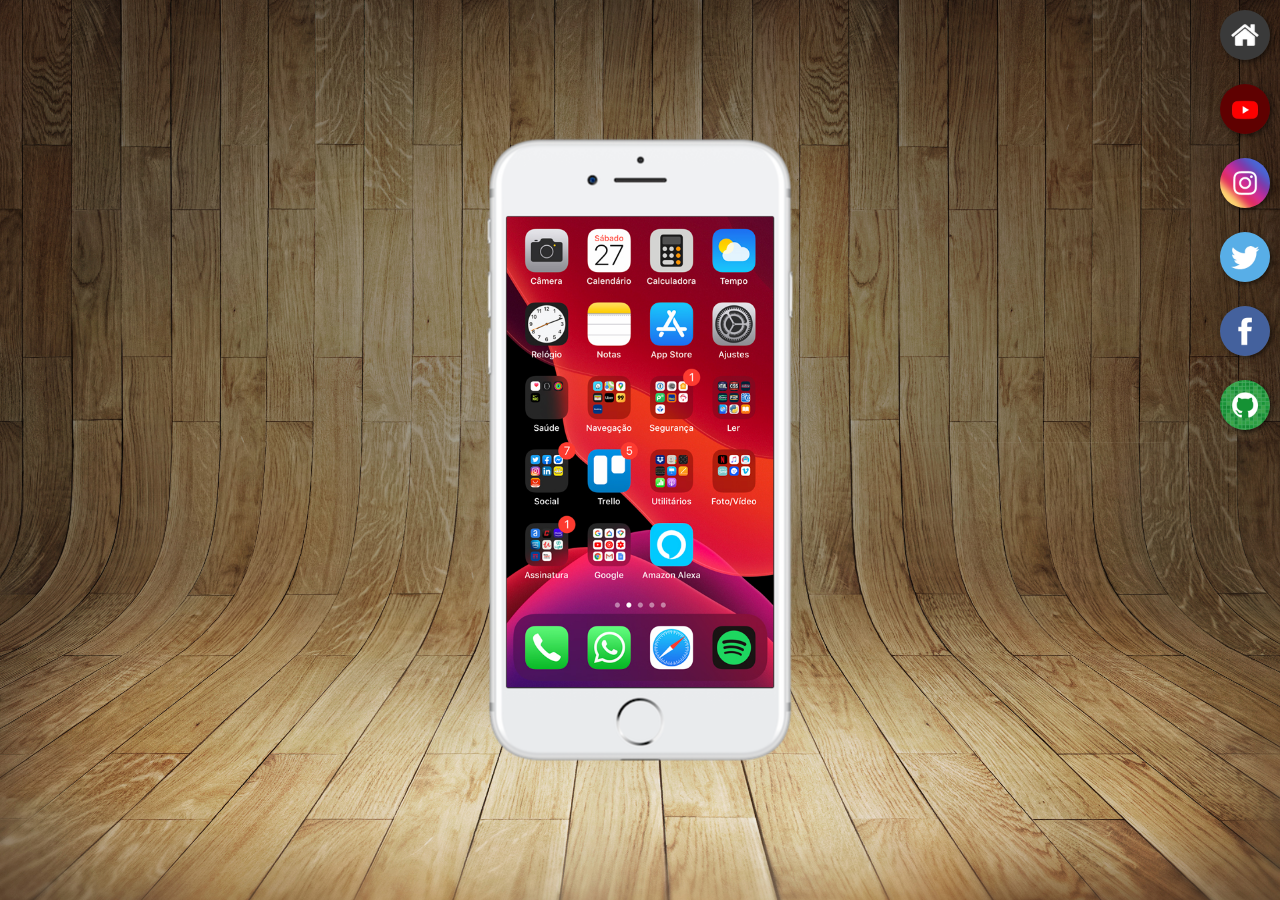
<file: index.html>
<!DOCTYPE html>
<html lang="pt-br">
<head>
    <meta charset="UTF-8">
    <meta name="viewport" content="width=device-width, initial-scale=1.0">
    <link rel="shortcut icon" href="favicon.ico" type="image/x-icon">
    <title>Projeto Redes Sociais</title>
    <link rel="stylesheet" href="estilos/style.css">
</head>
<body>
    <main>
        <section id="telefone">
            <iframe src="home.html" name="tela" id="tela" frameborder="0">
                Seu navegador não é compatível com isso.
            </iframe>
        </section>
        <section id="redes-sociais">
            <a href="home.html" target="tela"><img src="imagens/logo-home.jpg" alt="Home"></a><br>
            <a href="youtube.html" target="tela"> <img src="imagens/logo-youtube.jpg" alt="Youtube"></a><br>
            <a href="instagram.html" target="tela"> <img src="imagens/logo-instagram.jpg" alt="Instagram"></a><br>
            <a href="twitter.html" target="tela"> <img src="imagens/logo-twitter.jpg" alt="Twitter"></a><br>
            <a href="facebook.html" target="tela"> <img src="imagens/logo-facebook.jpg" alt="Facebook"></a><br>
            <a href="github.html" target="tela"> <img src="imagens/logo-github.jpg" alt="Github"></a><br>
        </sectio>
    </main>
</body>
</html>
</file>
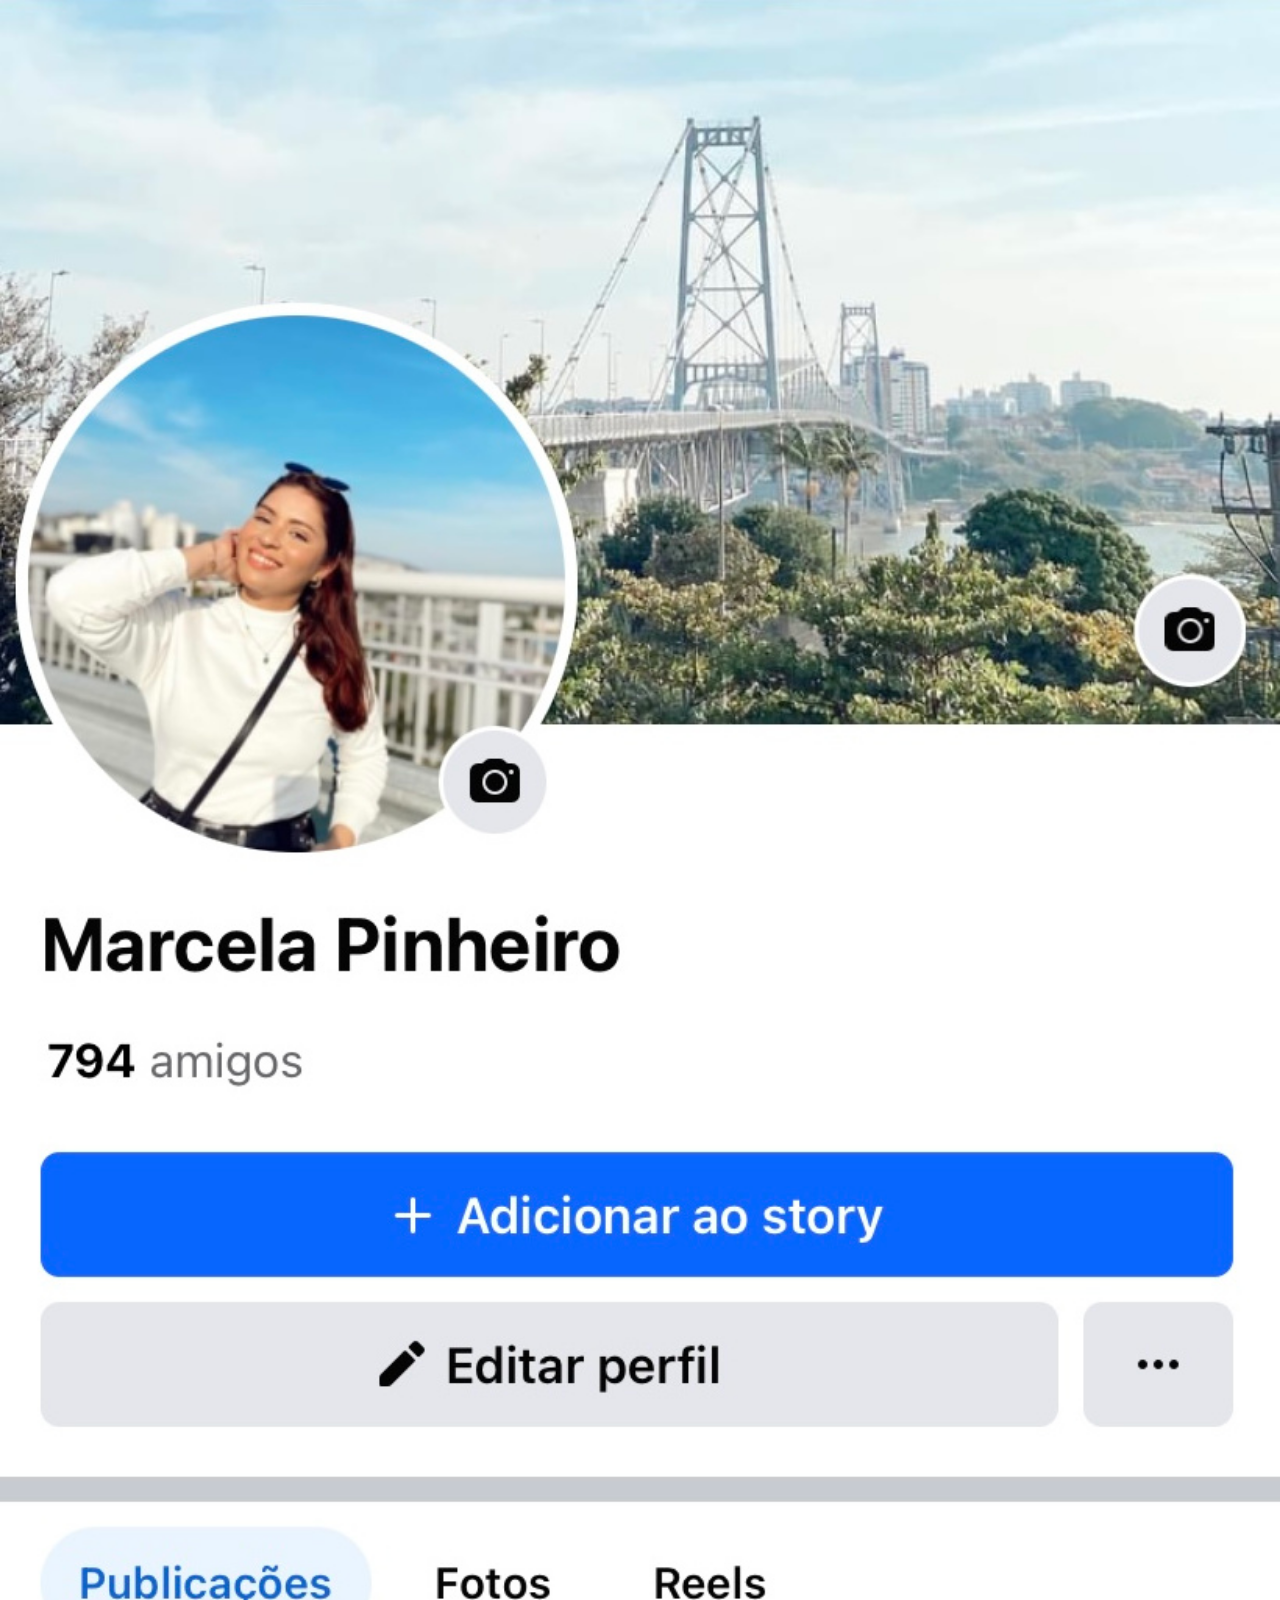
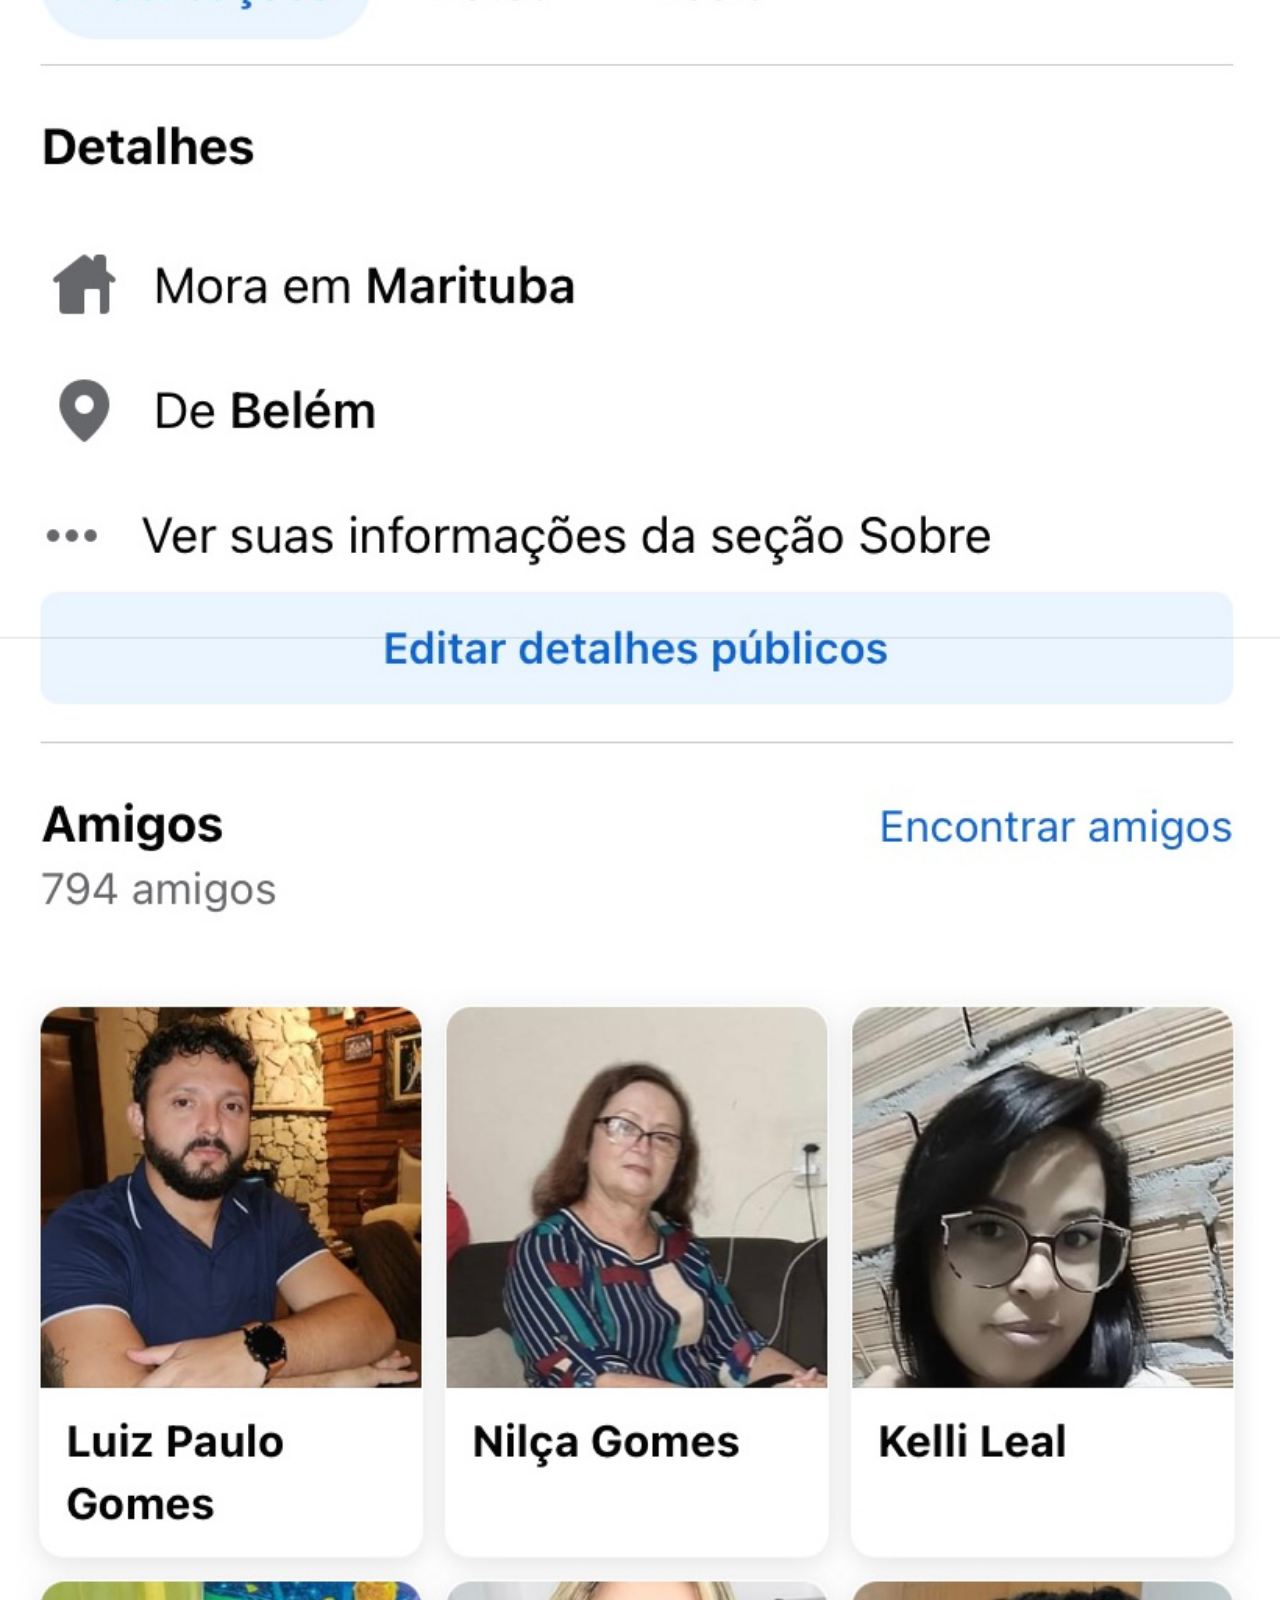
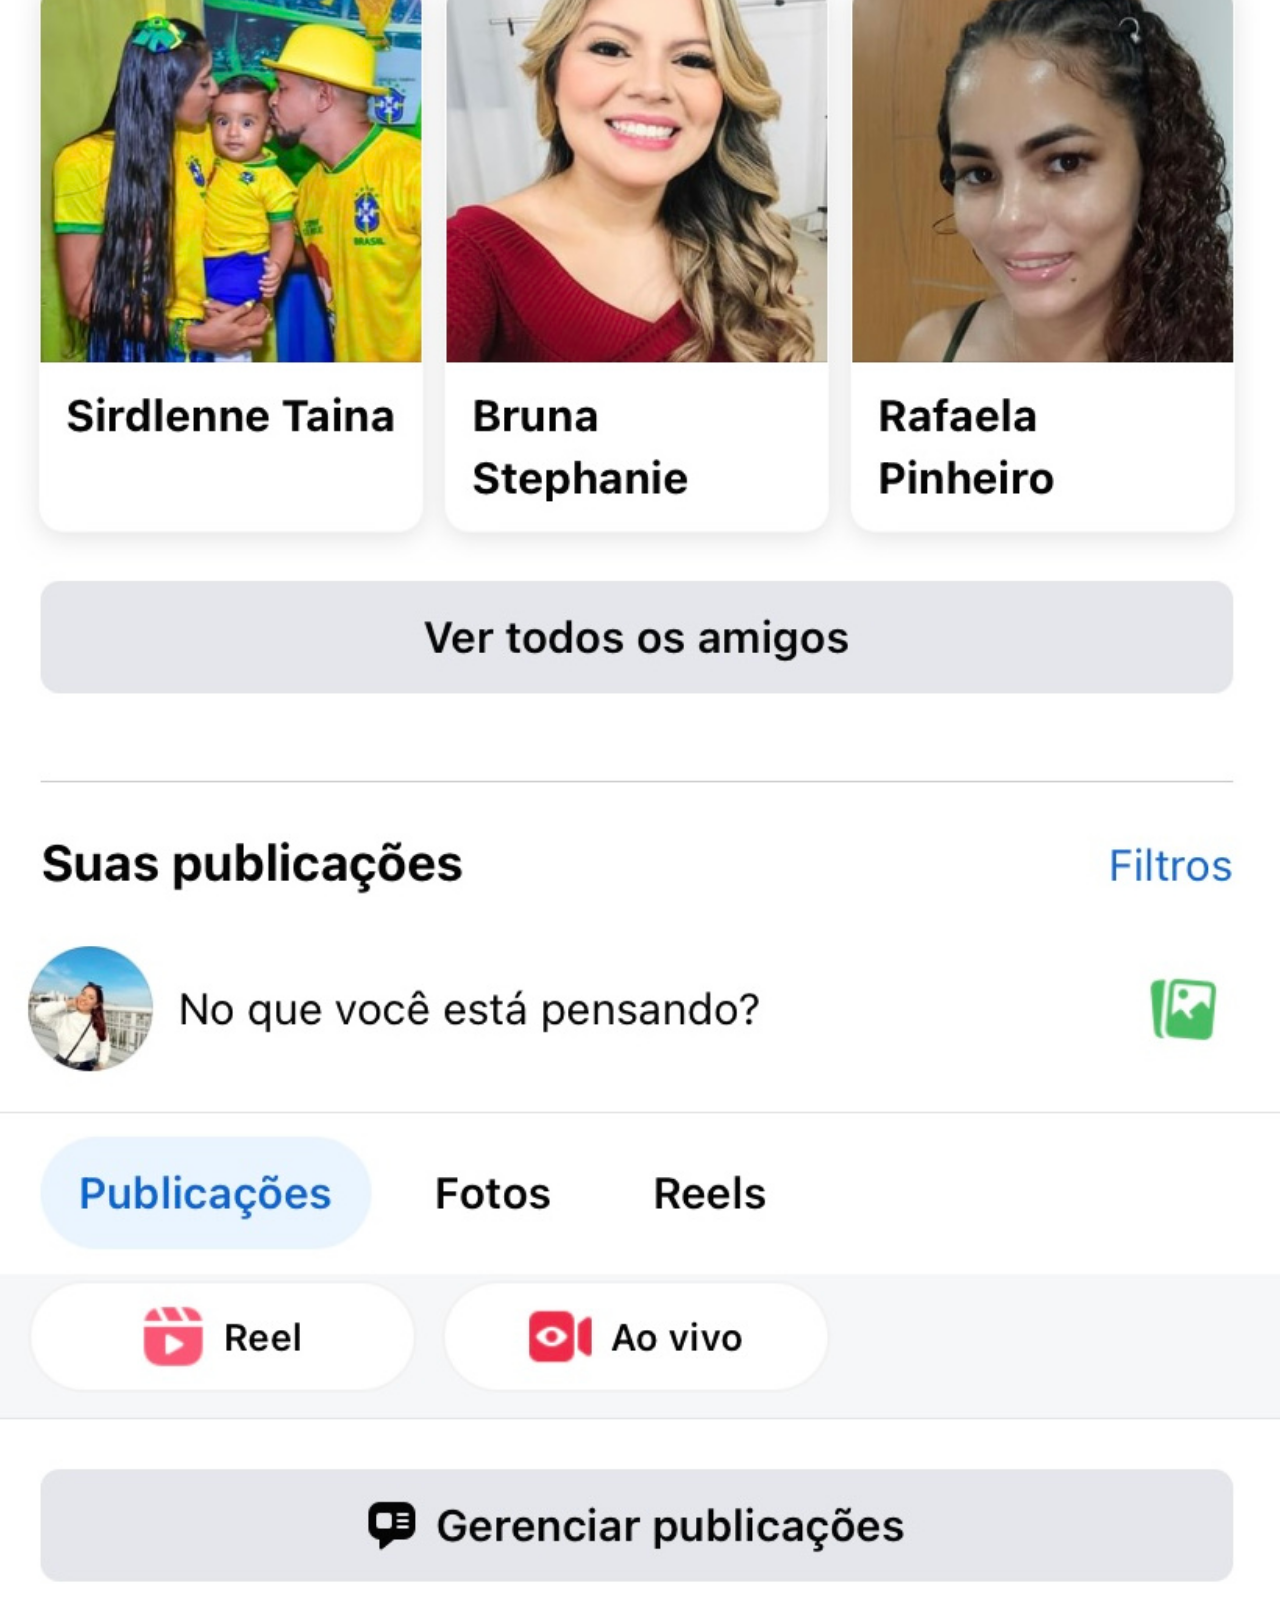
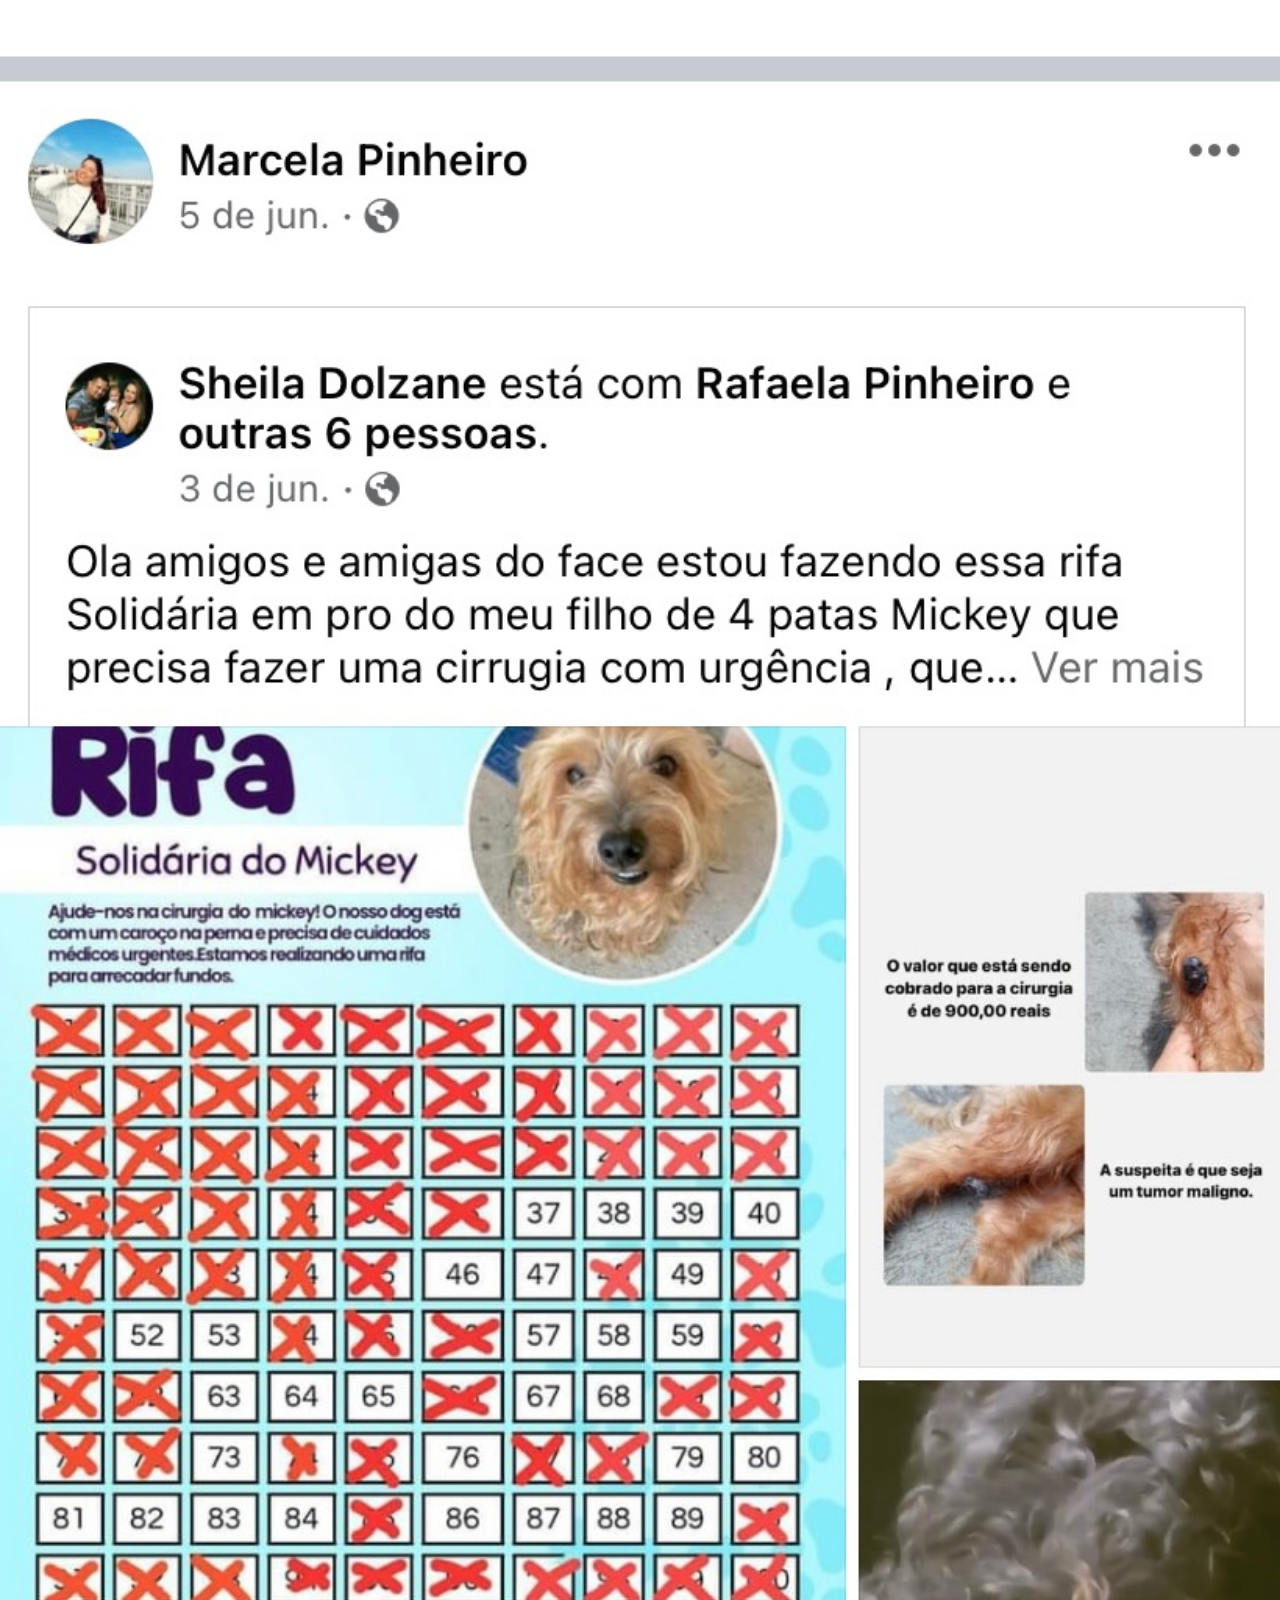
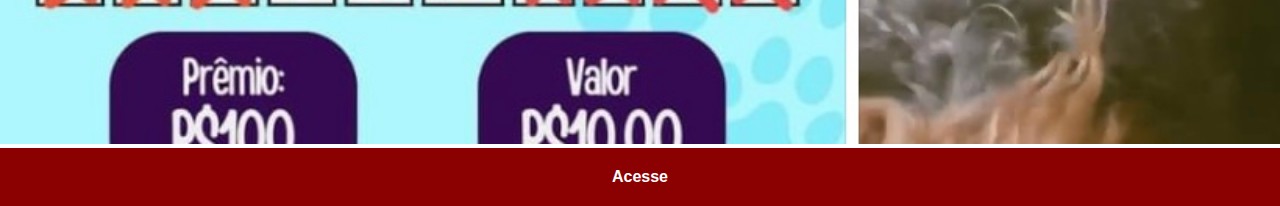
<file: facebook.html>
<!DOCTYPE html>
<html lang="pt-br">
<head>
    <meta charset="UTF-8">
    <meta name="viewport" content="width=device-width, initial-scale=1.0">
    <title>Facebook</title>
    <link rel="stylesheet" href="estilos/social.css">
</head>
<body>
    <img src="imagens2/Tela-facebook.jpg" alt="Facebook">
    <a href="https://www.facebook.com/marcela.pinheiro.1048" target="-blank">Acesse</a>
</body>
</html>
</file>
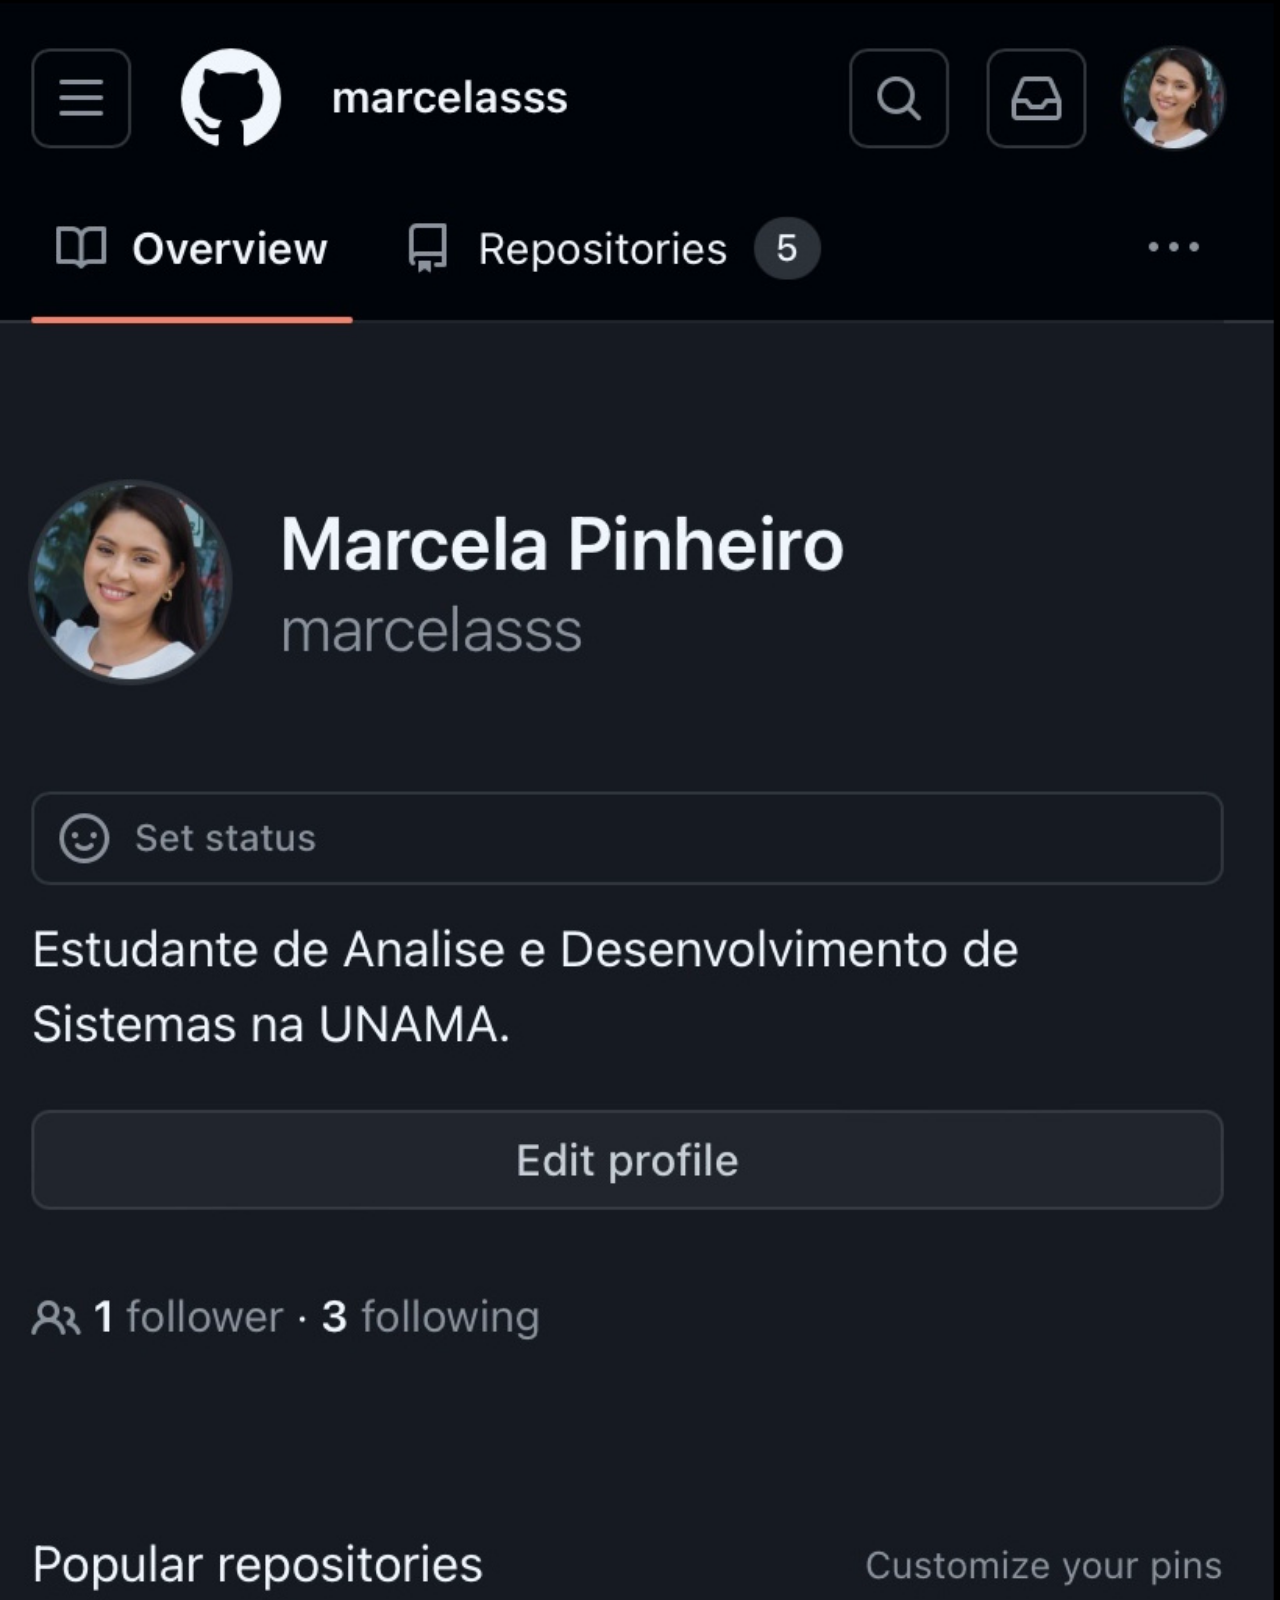
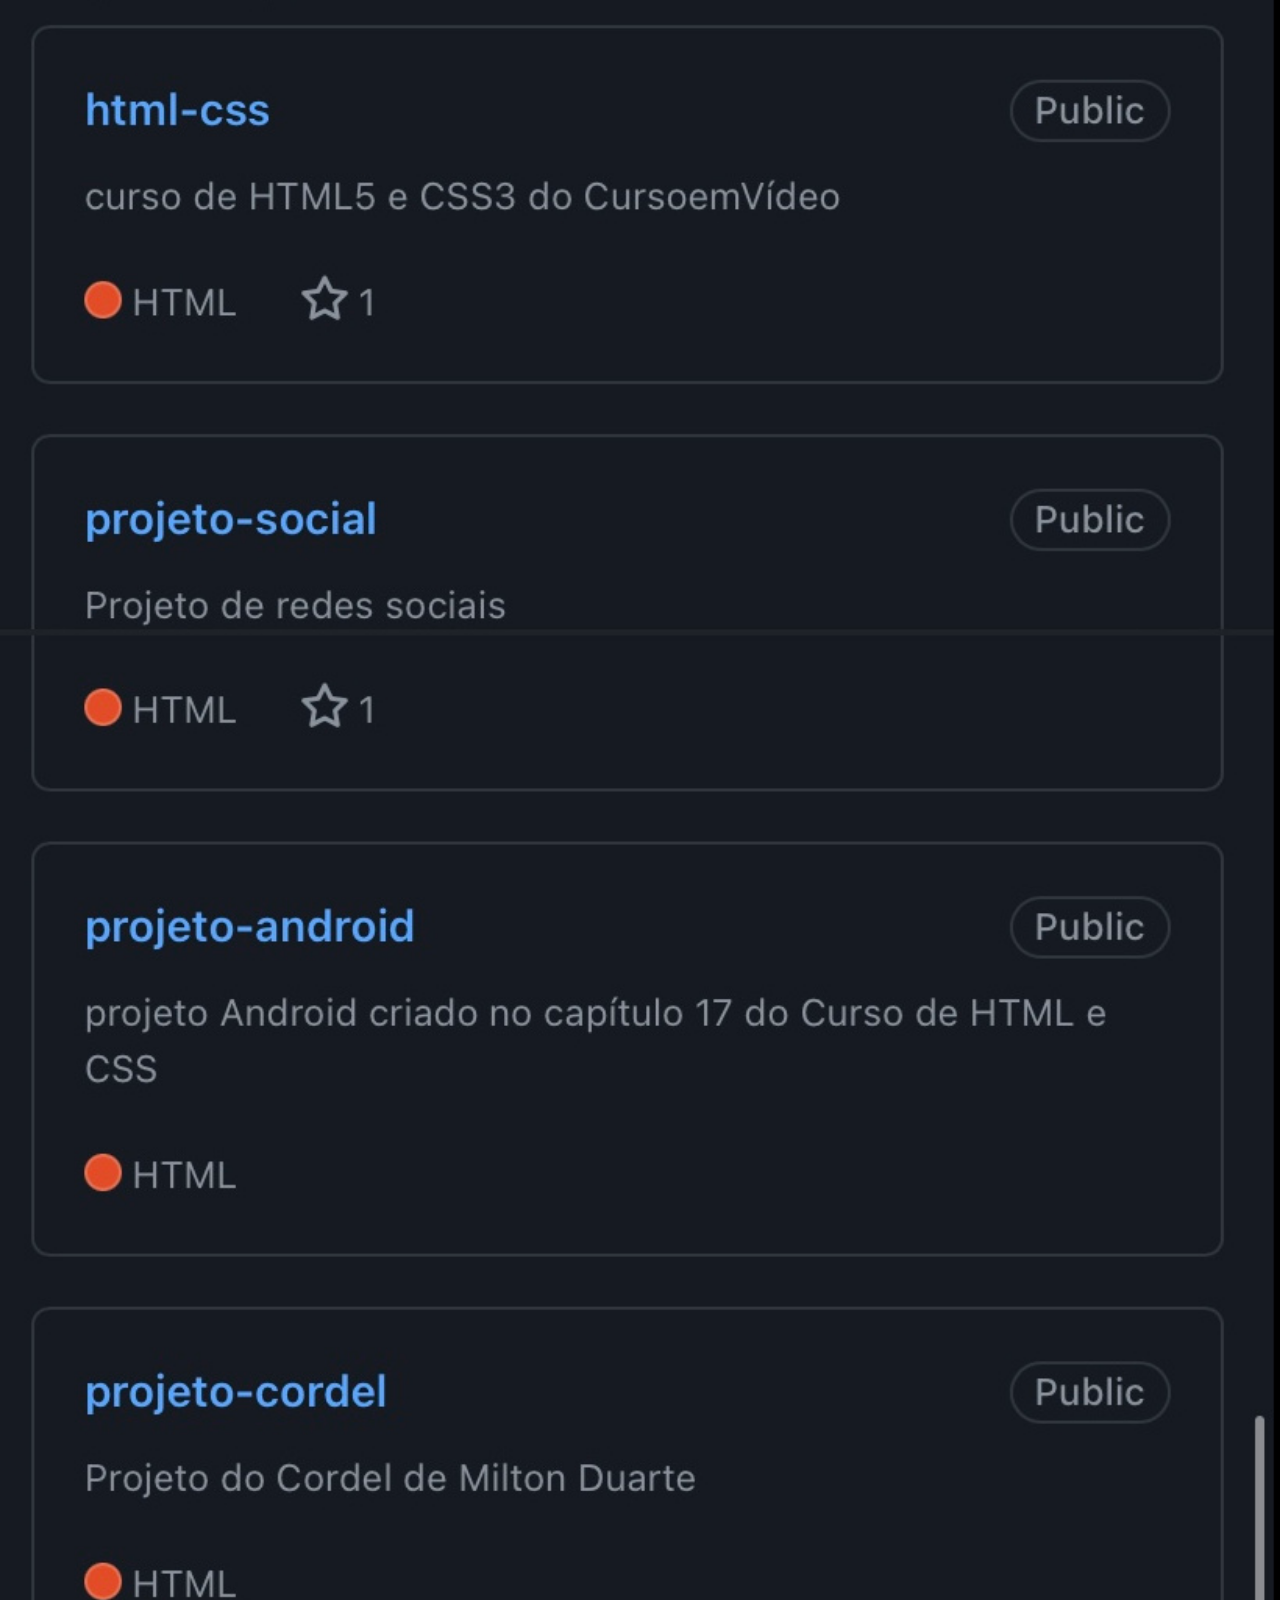
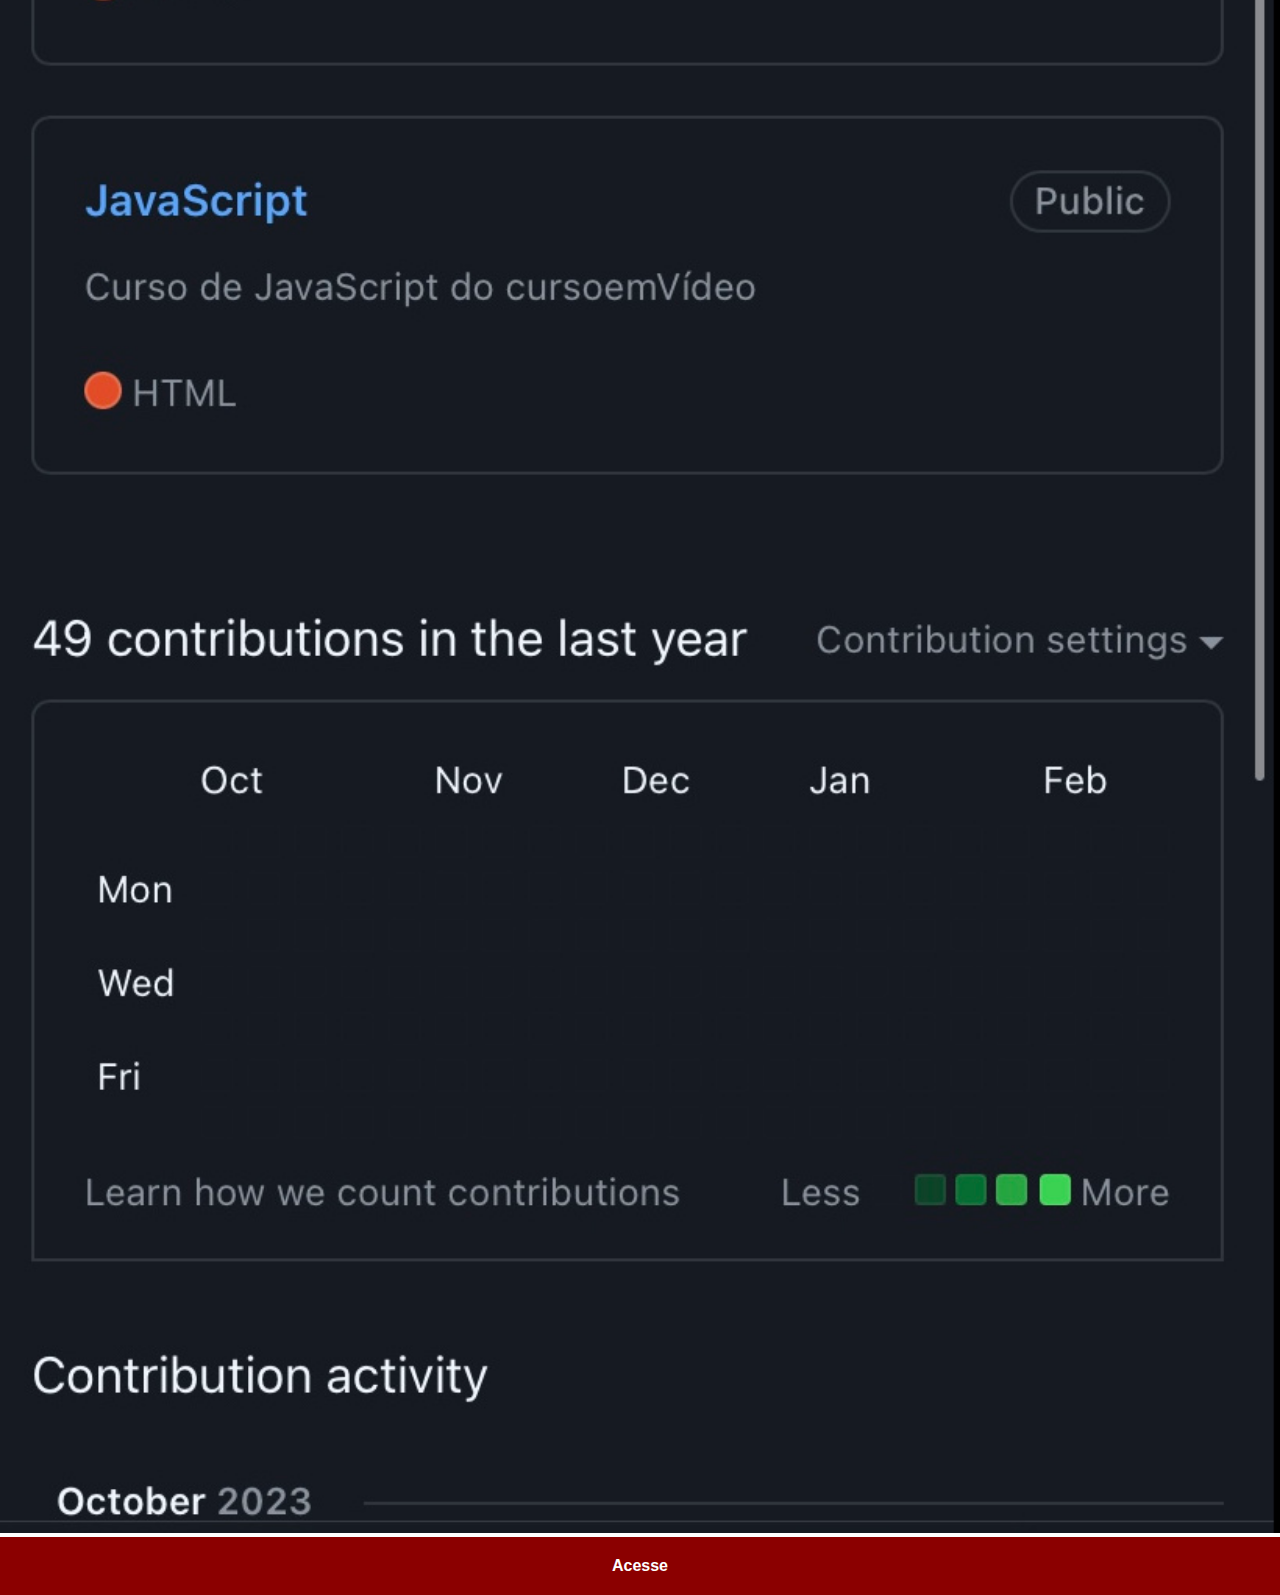
<file: github.html>
<!DOCTYPE html>
<html lang="pt-br">
<head>
    <meta charset="UTF-8">
    <meta name="viewport" content="width=device-width, initial-scale=1.0">
    <title>GitHub</title>
    <link rel="stylesheet" href="estilos/social.css">
</head>
<body>
    <img src="imagens2/Tela-github.jpg" alt="GitHub">
    <a href="https://github.com/marcelasss" target="_blank">Acesse</a>
</body>
</html>
</file>
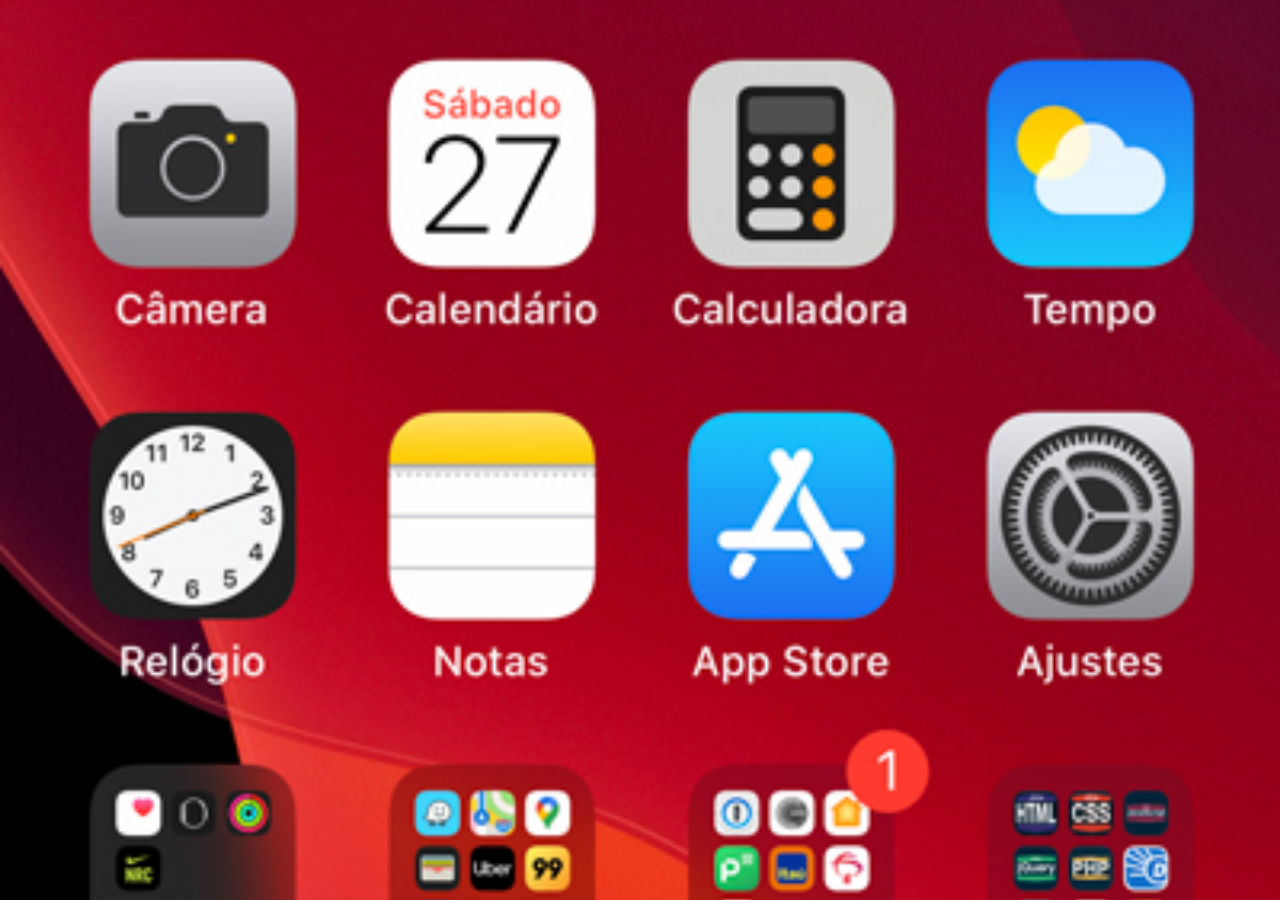
<file: home.html>
<!DOCTYPE html>
<html lang="pt-br">
<head>
    <meta charset="UTF-8">
    <meta name="viewport" content="width=device-width, initial-scale=1.0">
    <title>Home</title>
    <style>
        * {
            margin: 0px;
            padding: 0px;
        }
        body{
            width: 100vw;
            height: 100vh;
            background: black url('imagens/tela-home.jpg') no-repeat top center;
            background-size: cover;
        }
    </style>
</head>
<body>
    
</body>
</html>
</file>
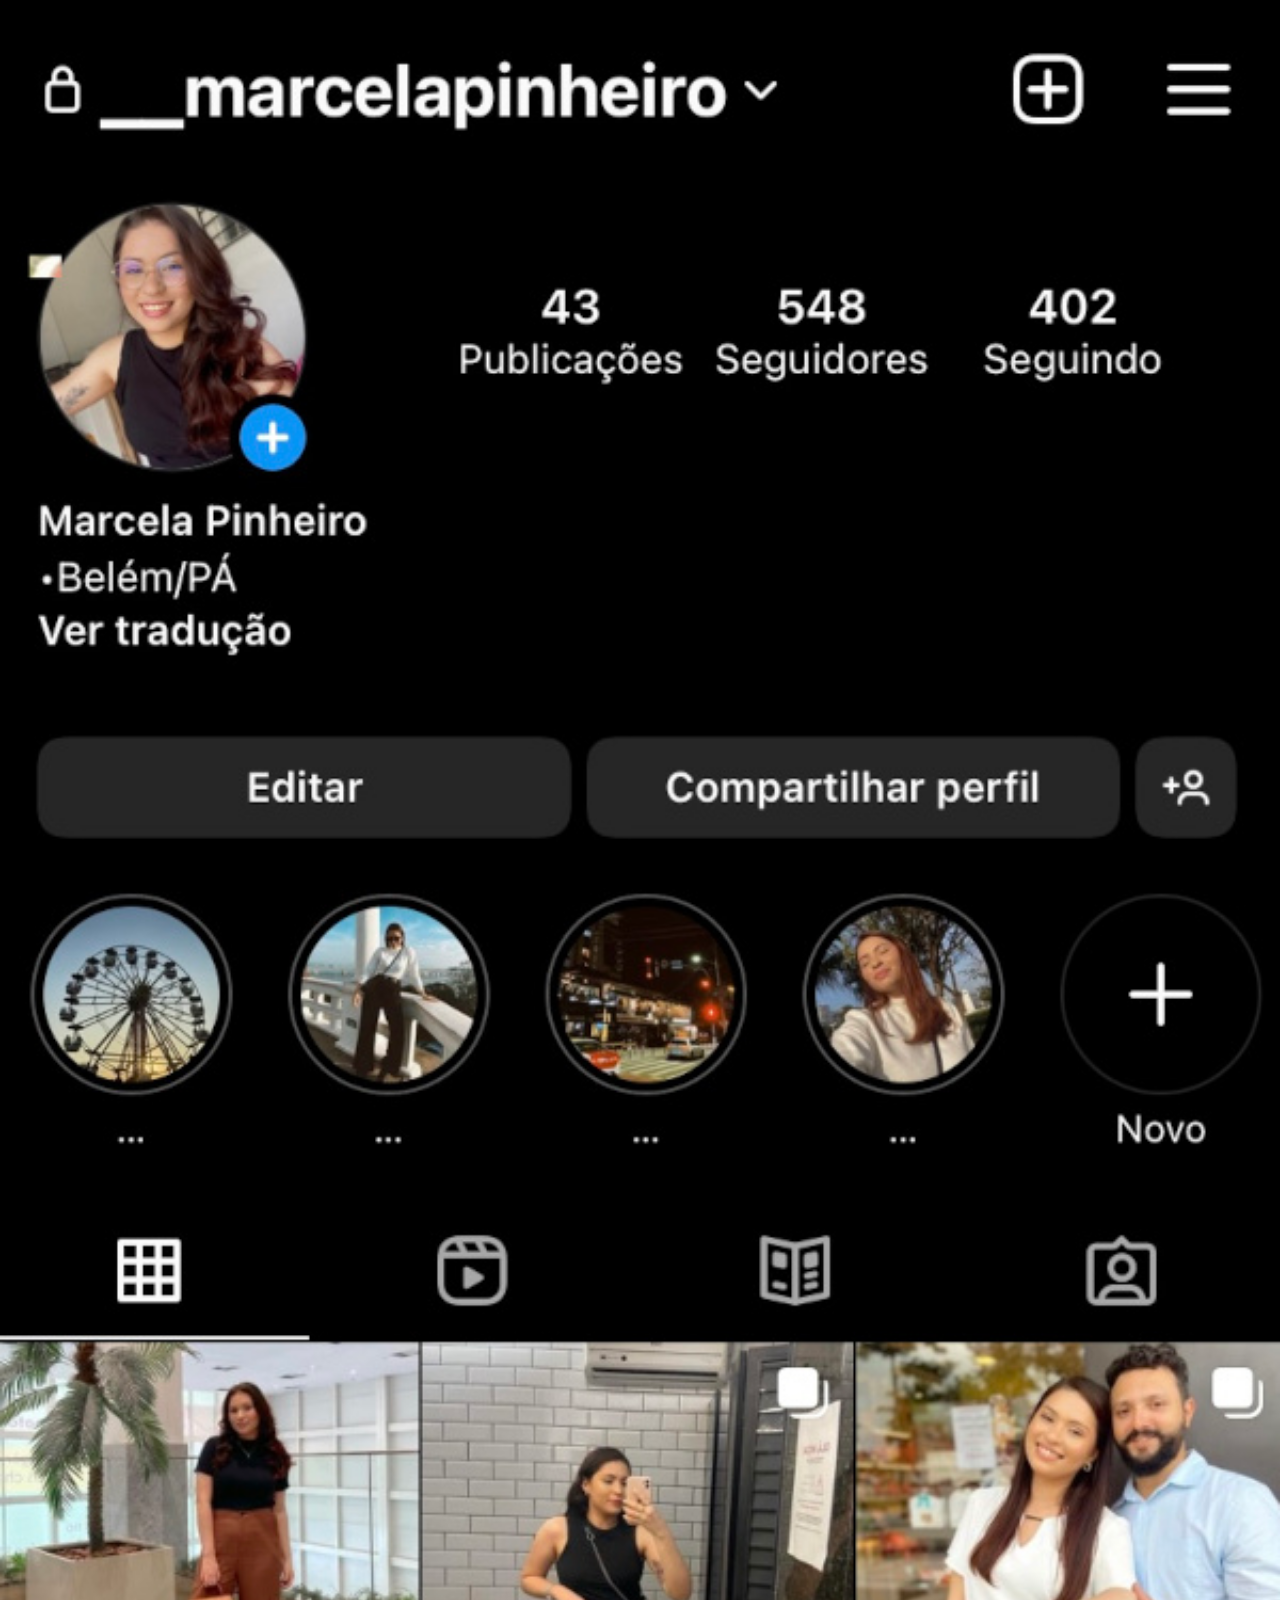
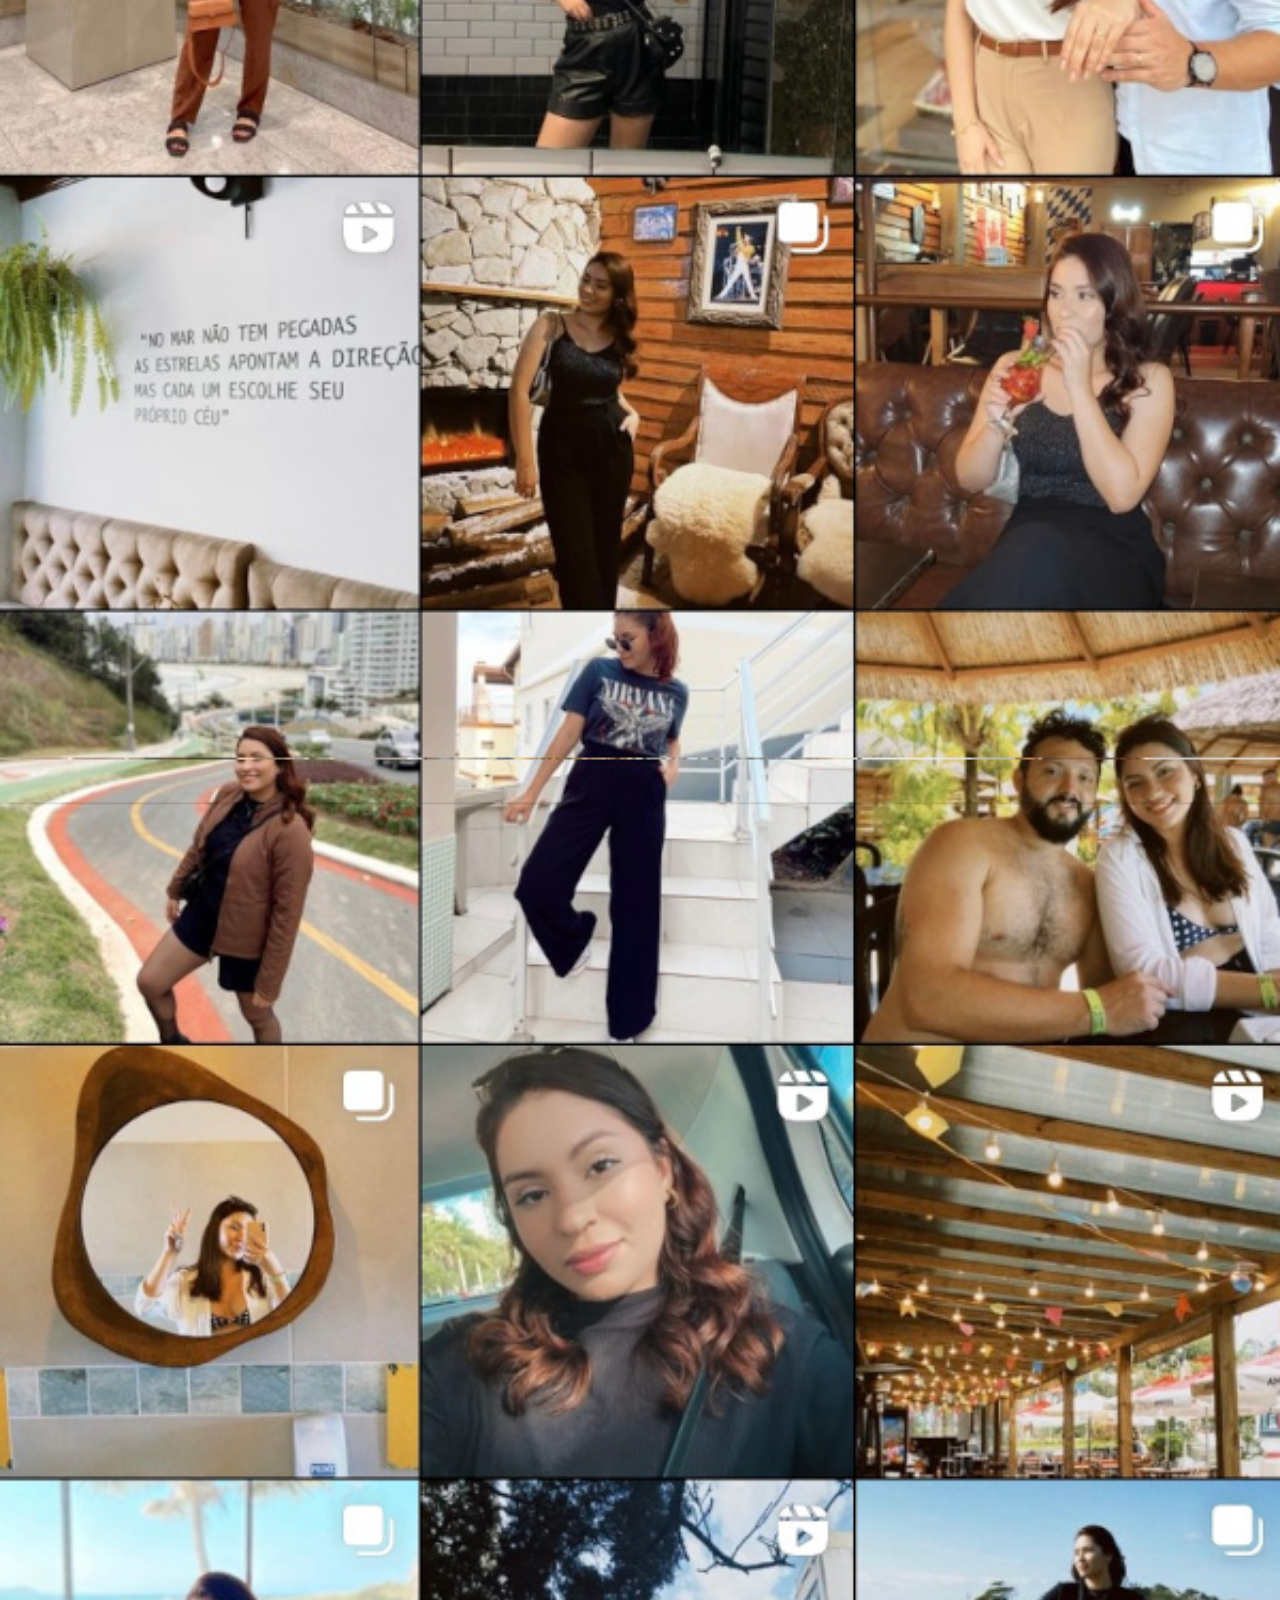
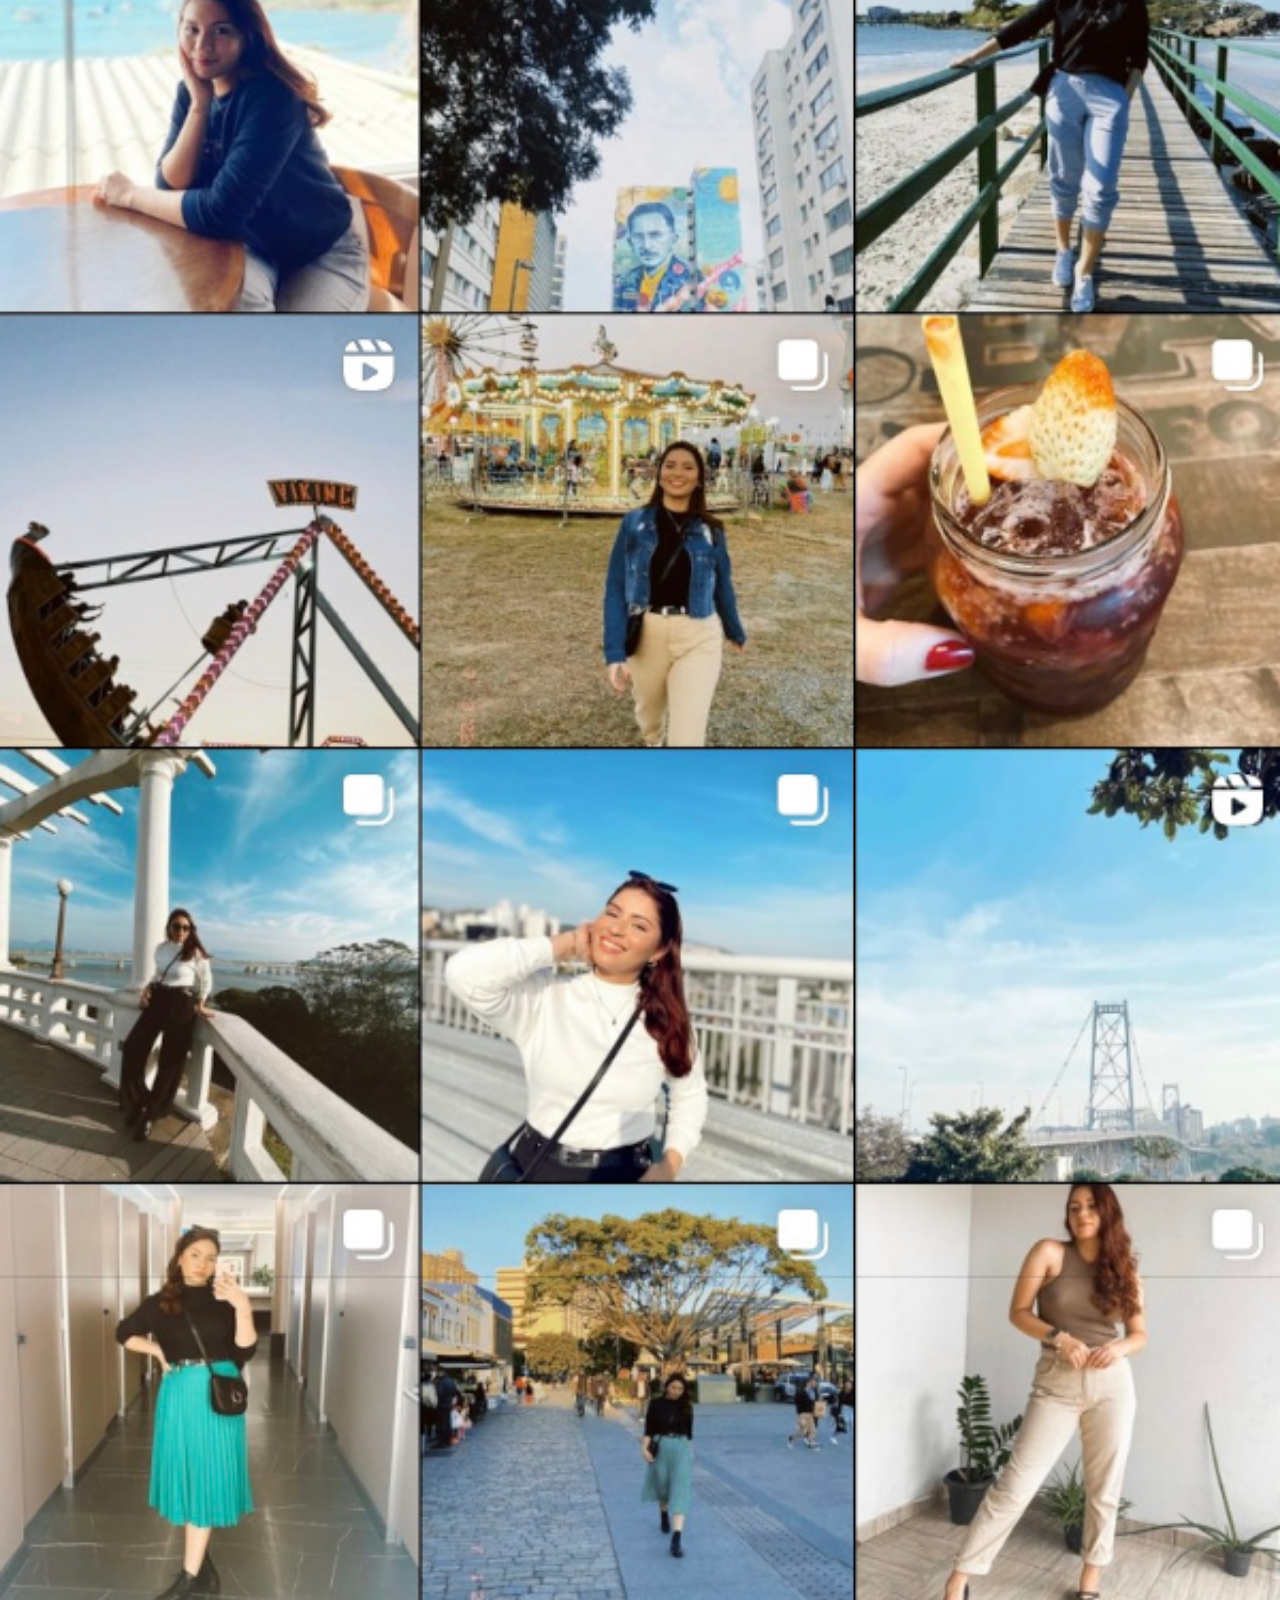
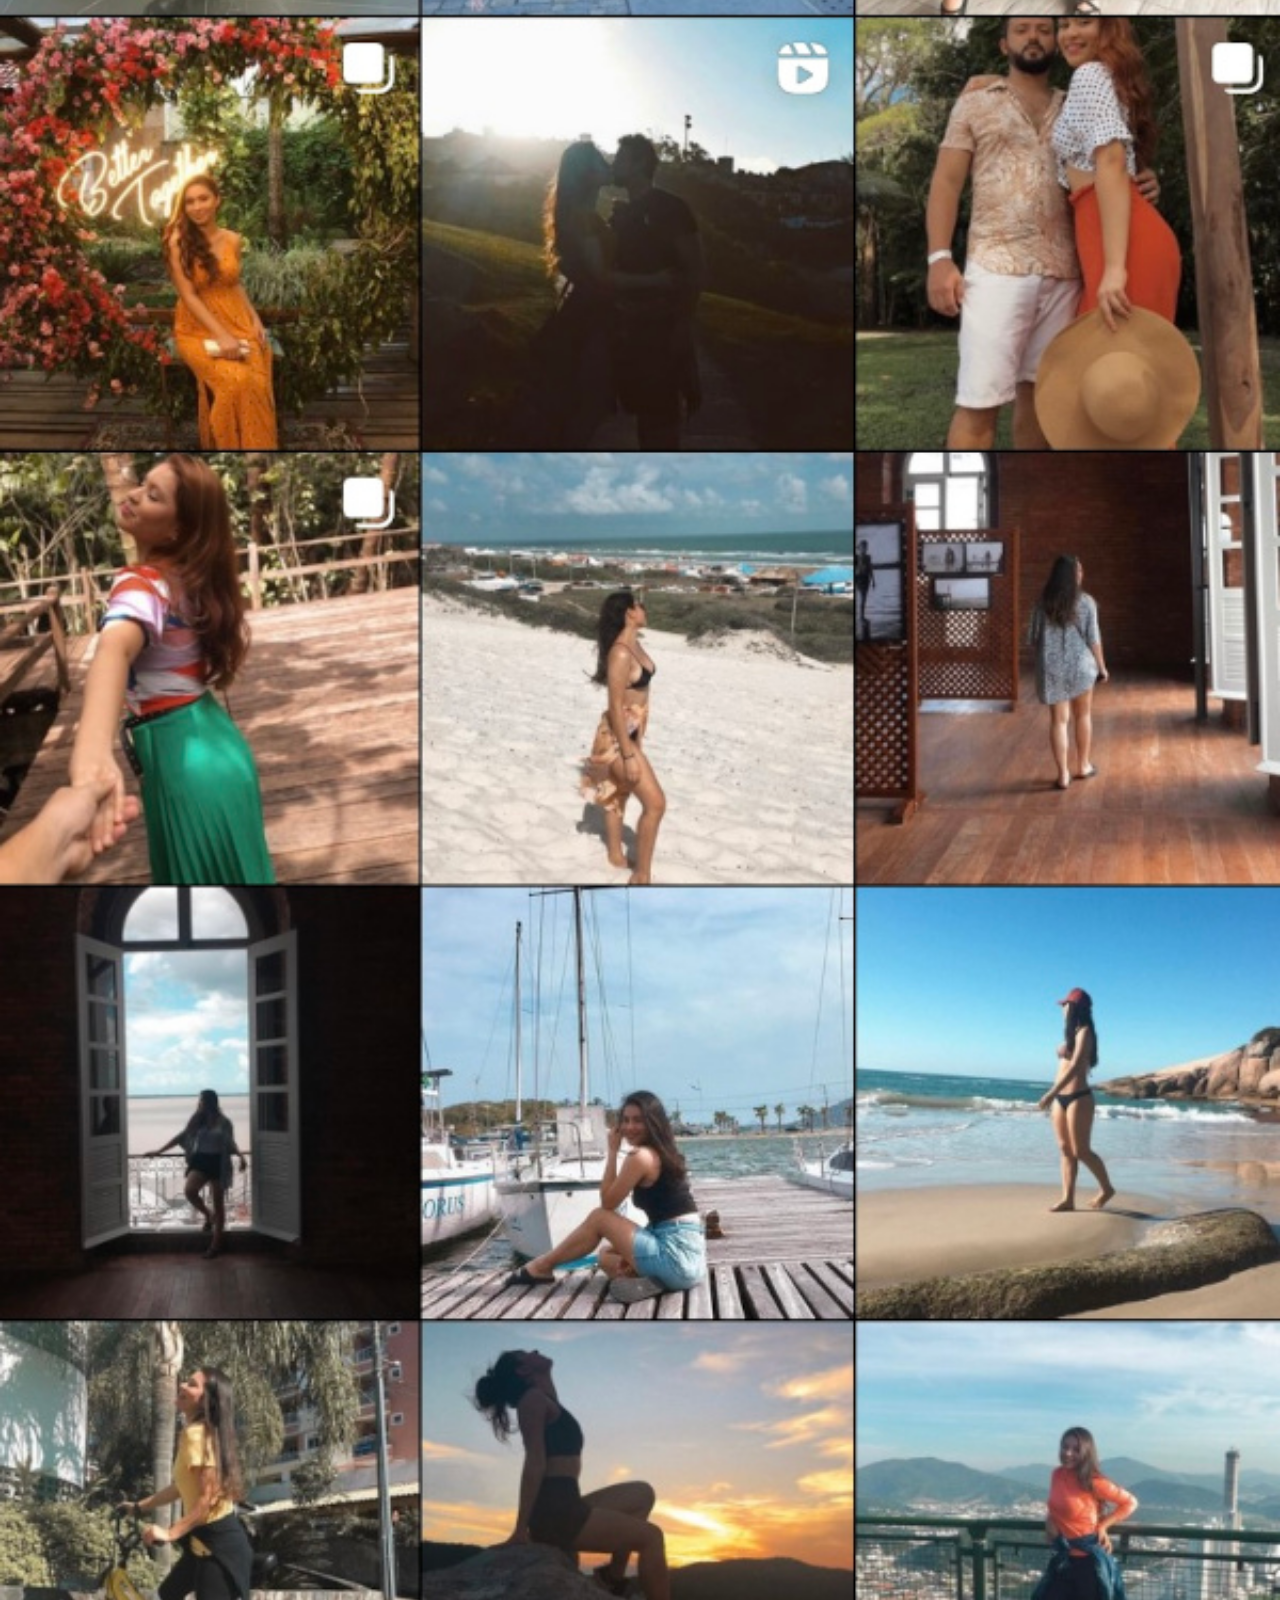
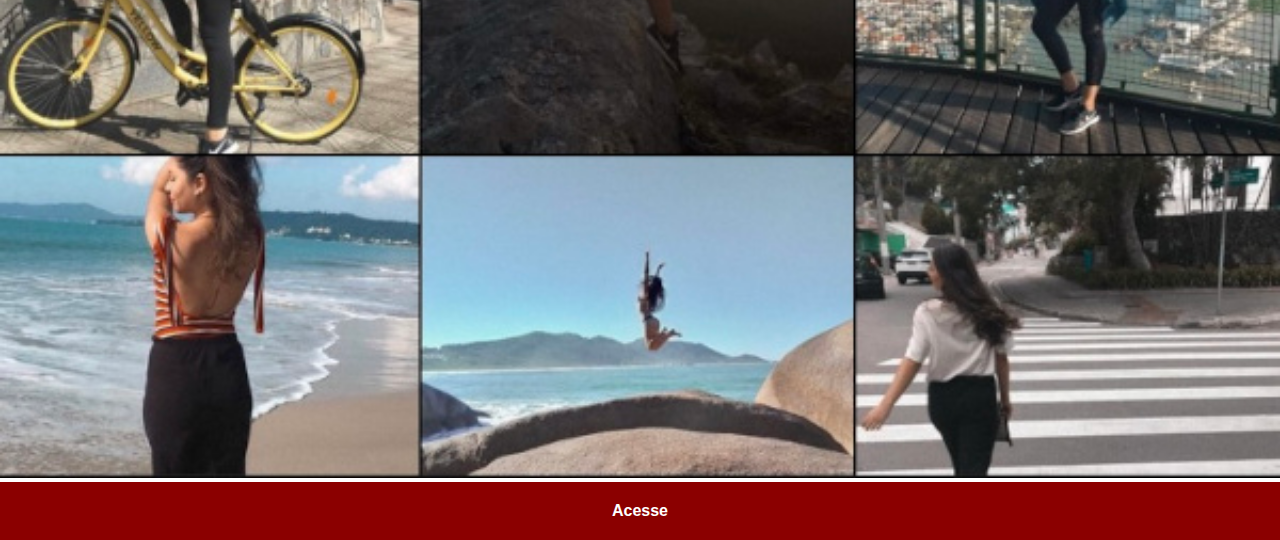
<file: instagram.html>
<!DOCTYPE html>
<html lang="pt-br">
<head>
    <meta charset="UTF-8">
    <meta name="viewport" content="width=device-width, initial-scale=1.0">
    <title>Instagram</title>
    <link rel="stylesheet" href="estilos/social.css">
</head>
<body>
    <img src="imagens2/Tela-instagram.jpg" alt="instagram">
    <a href="https://instagram.com/__marcelapinheiro?igshid=M3ZwdmJwajkzZXFm&utm_source=qr" target="_blank">Acesse</a>
</body>
</html>
</file>
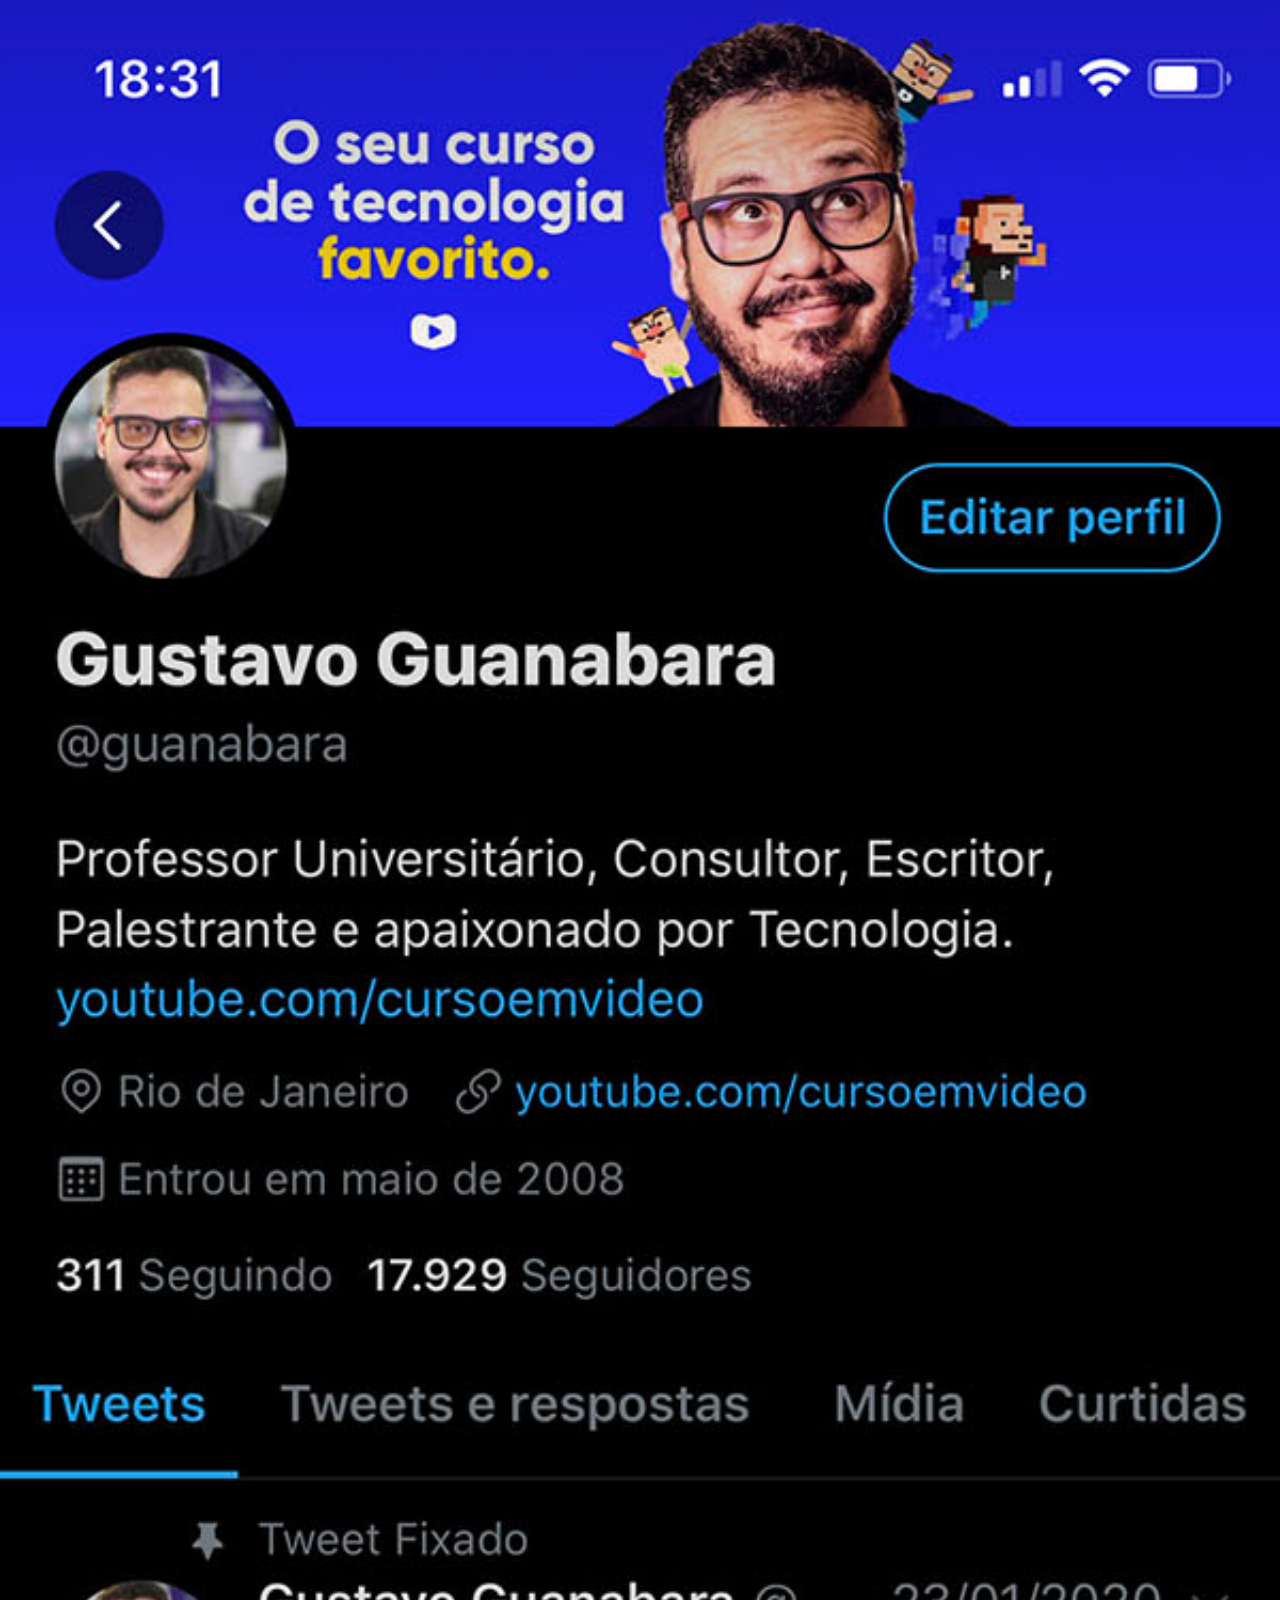
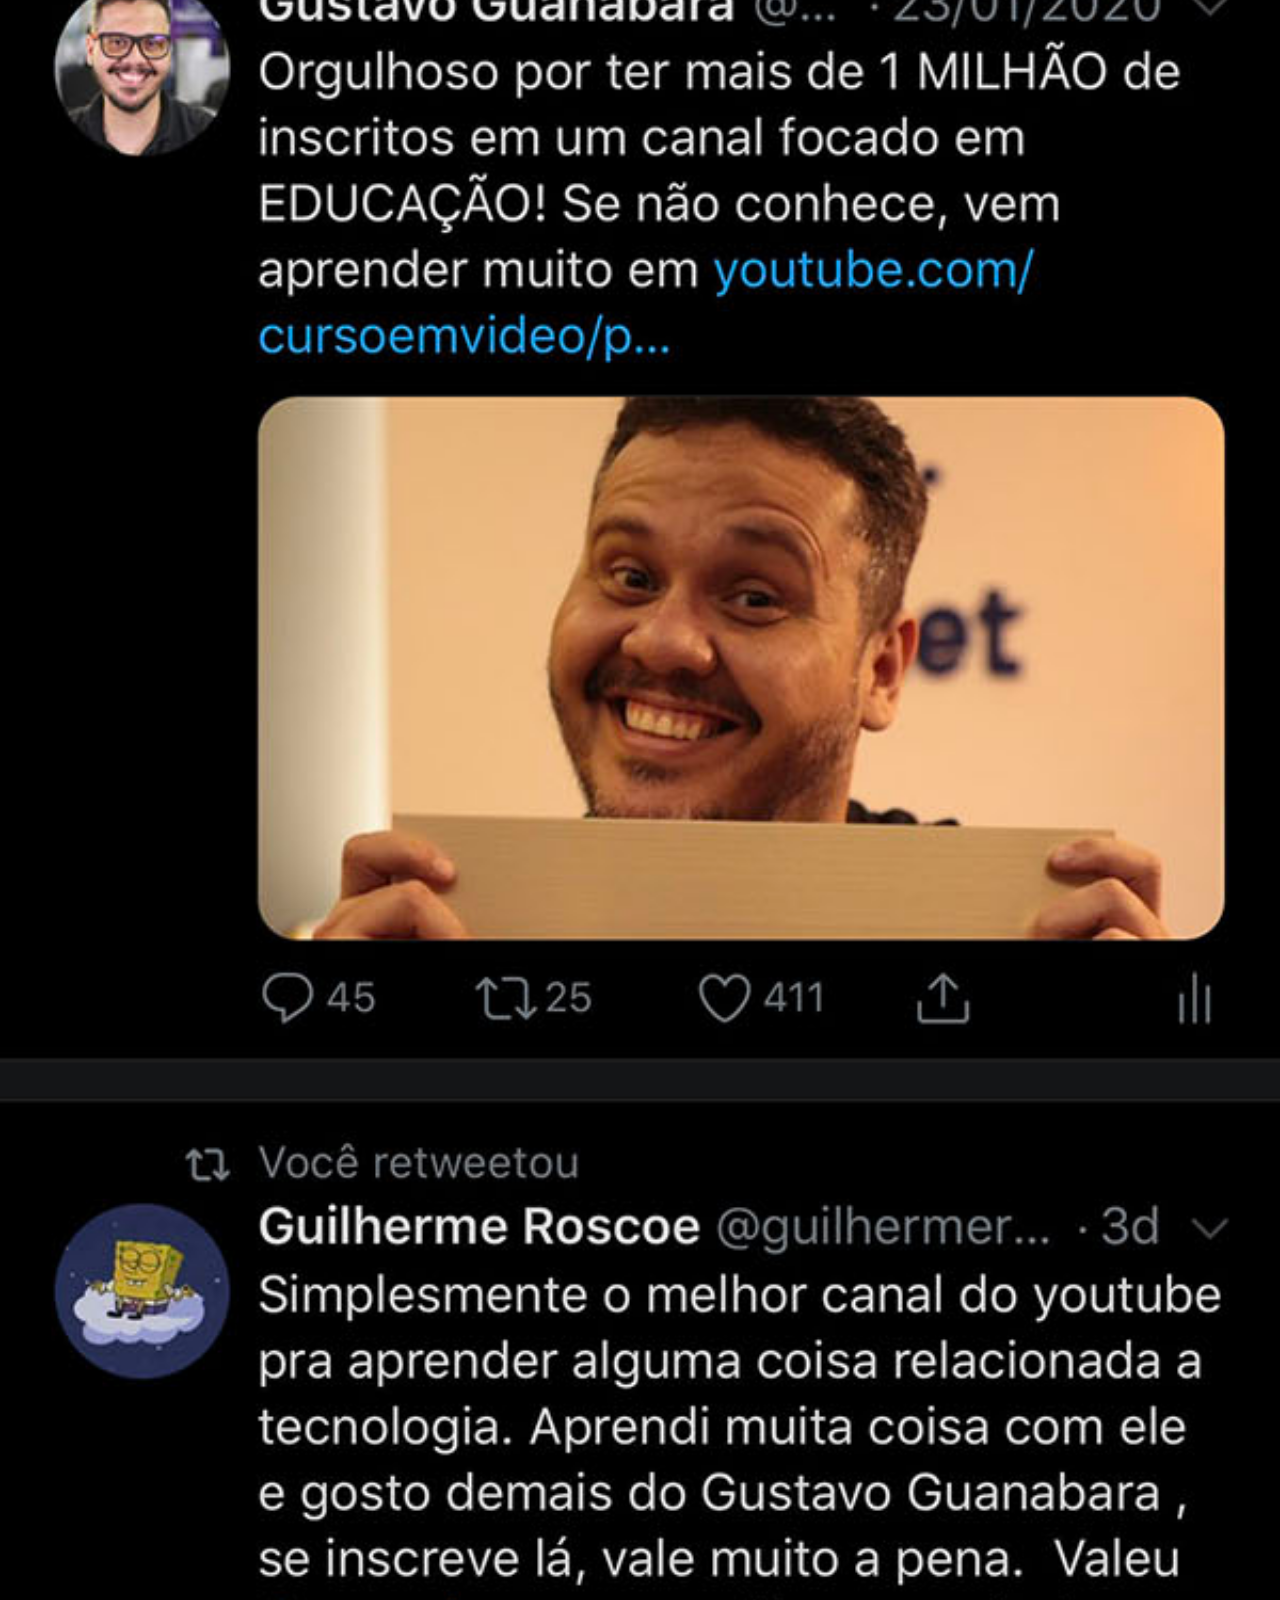
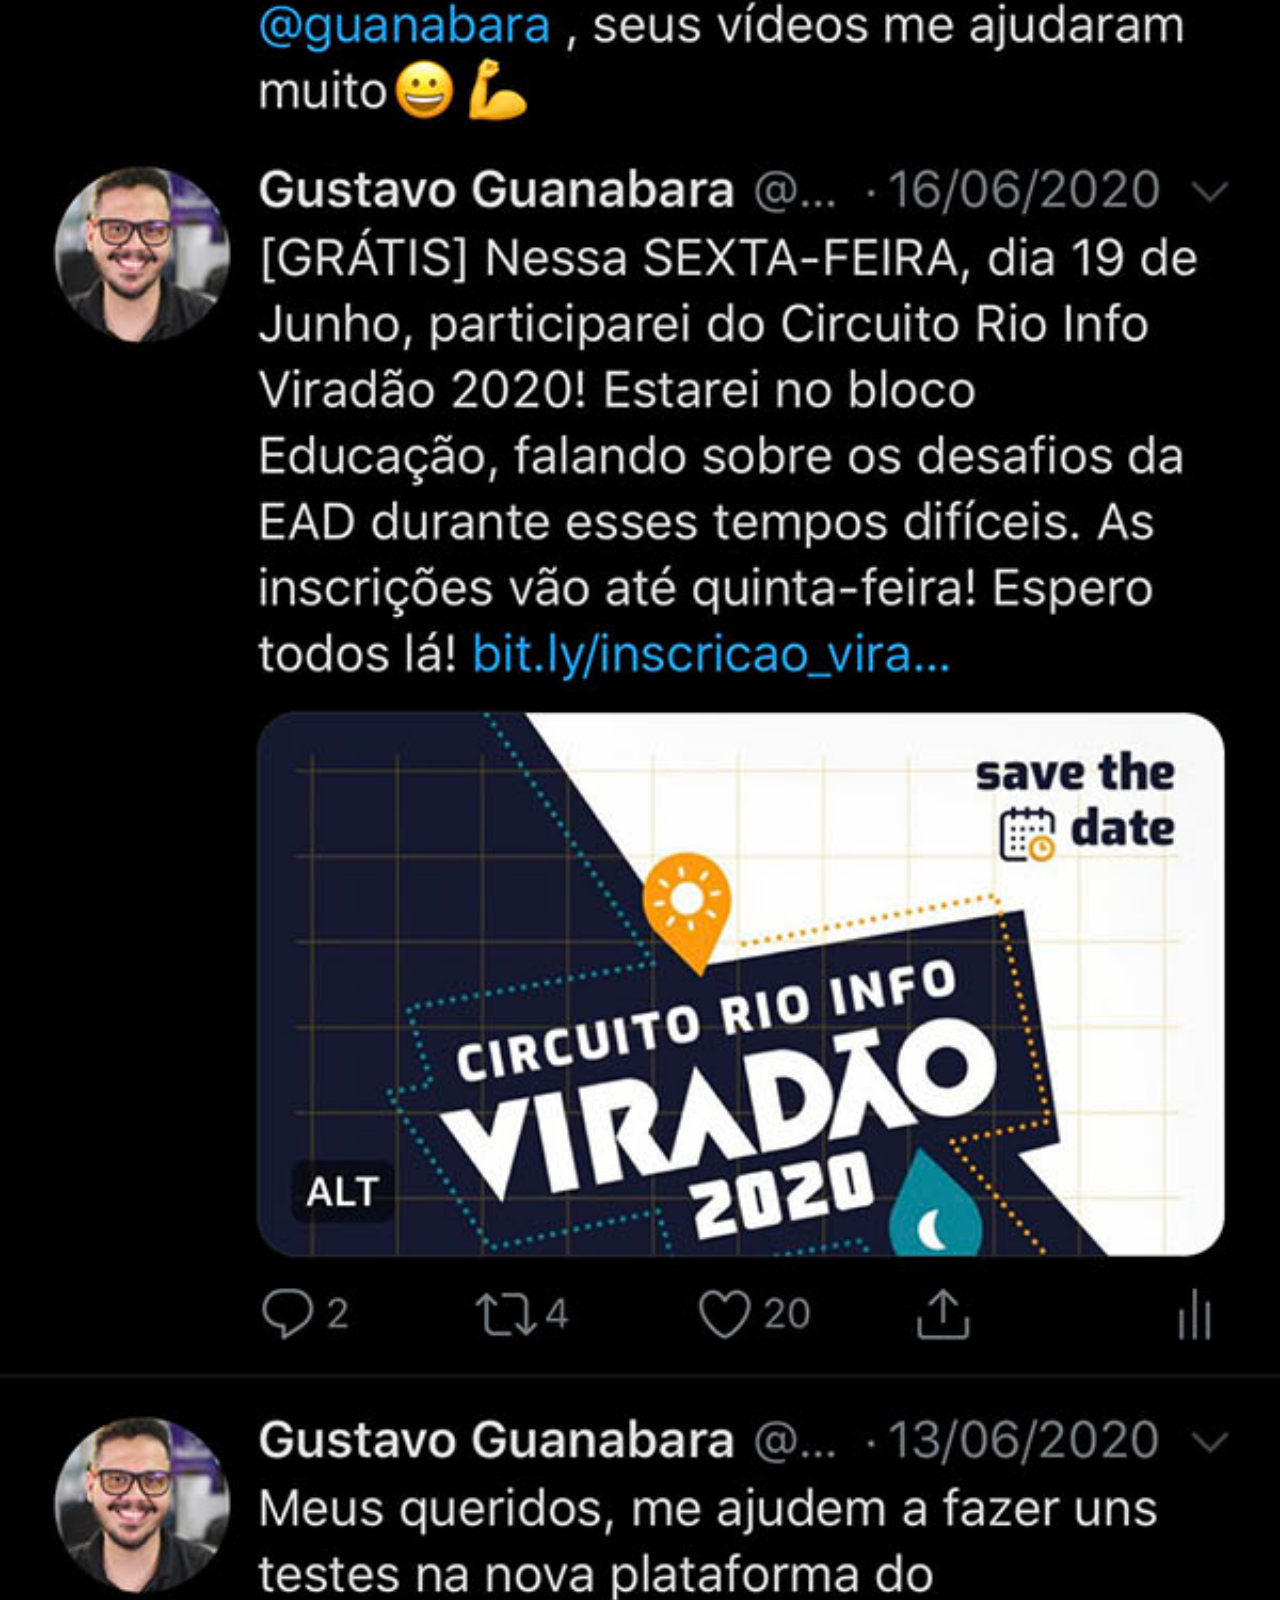
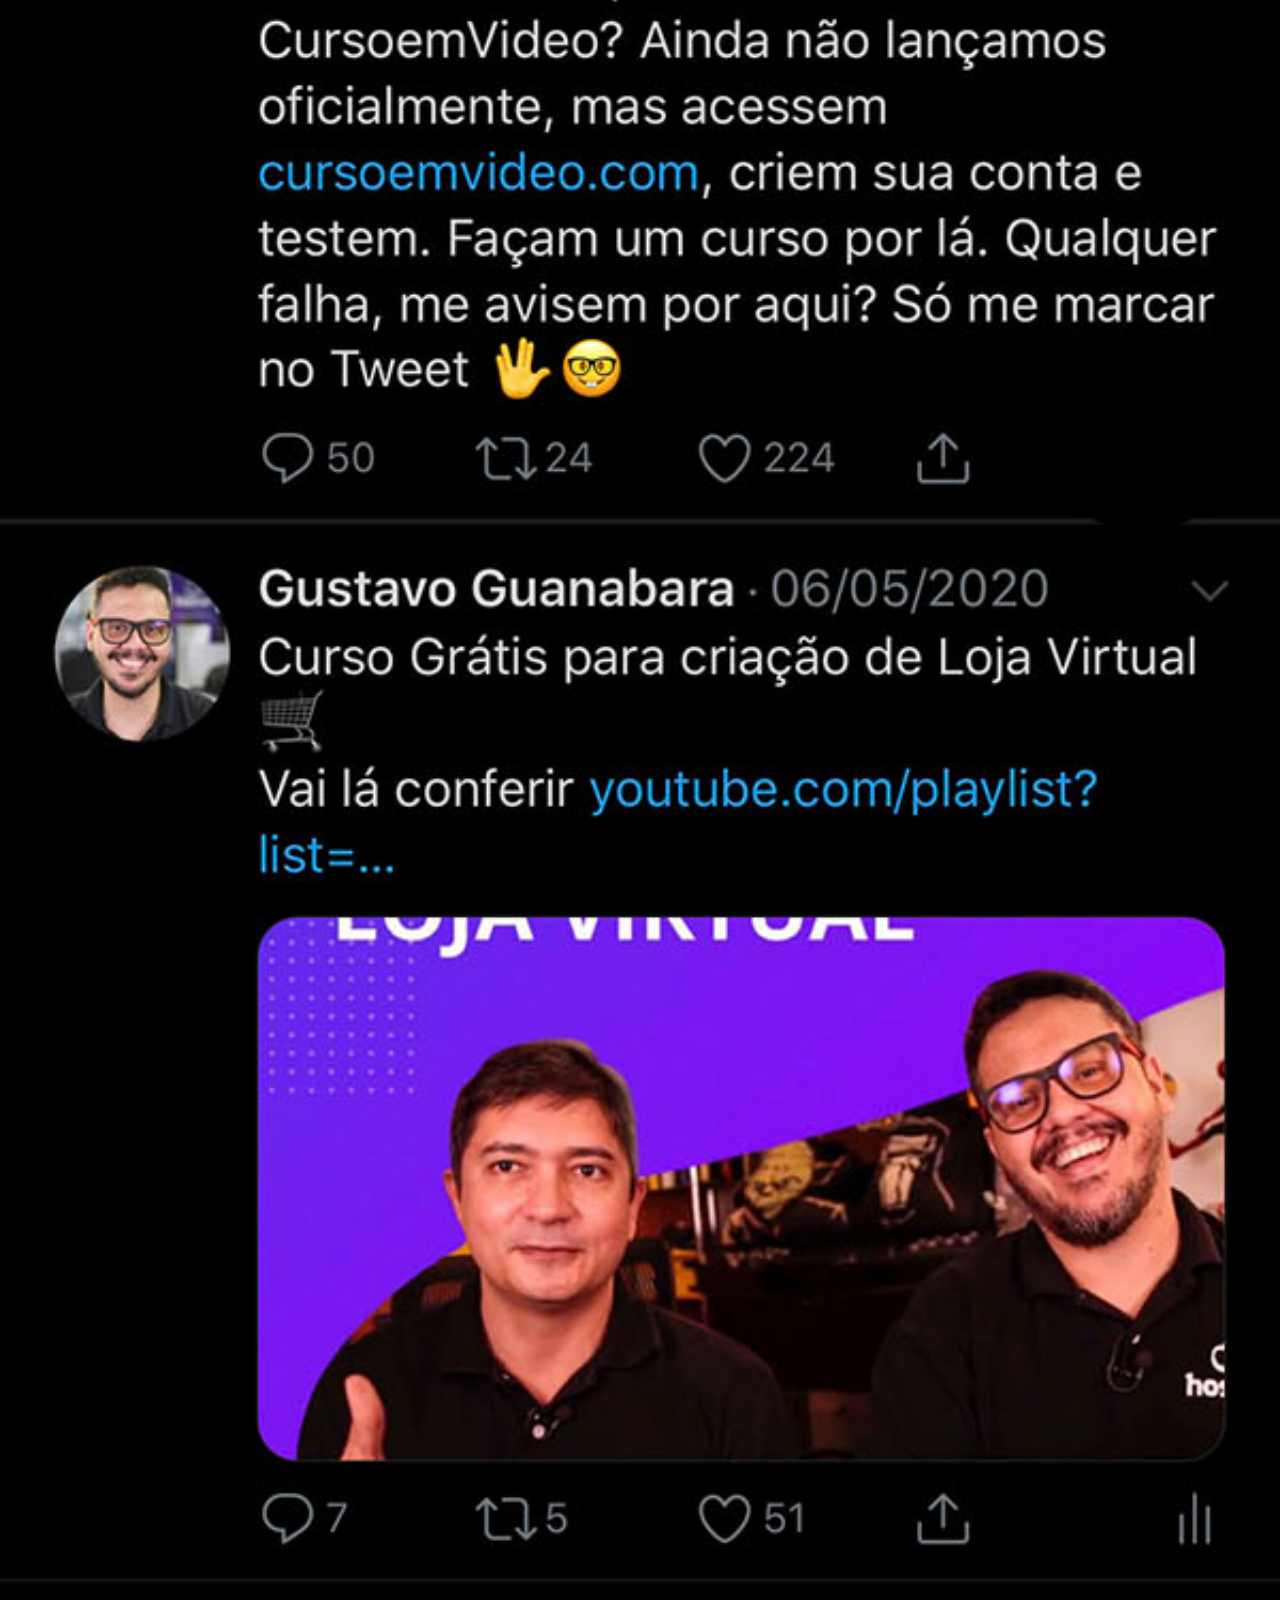
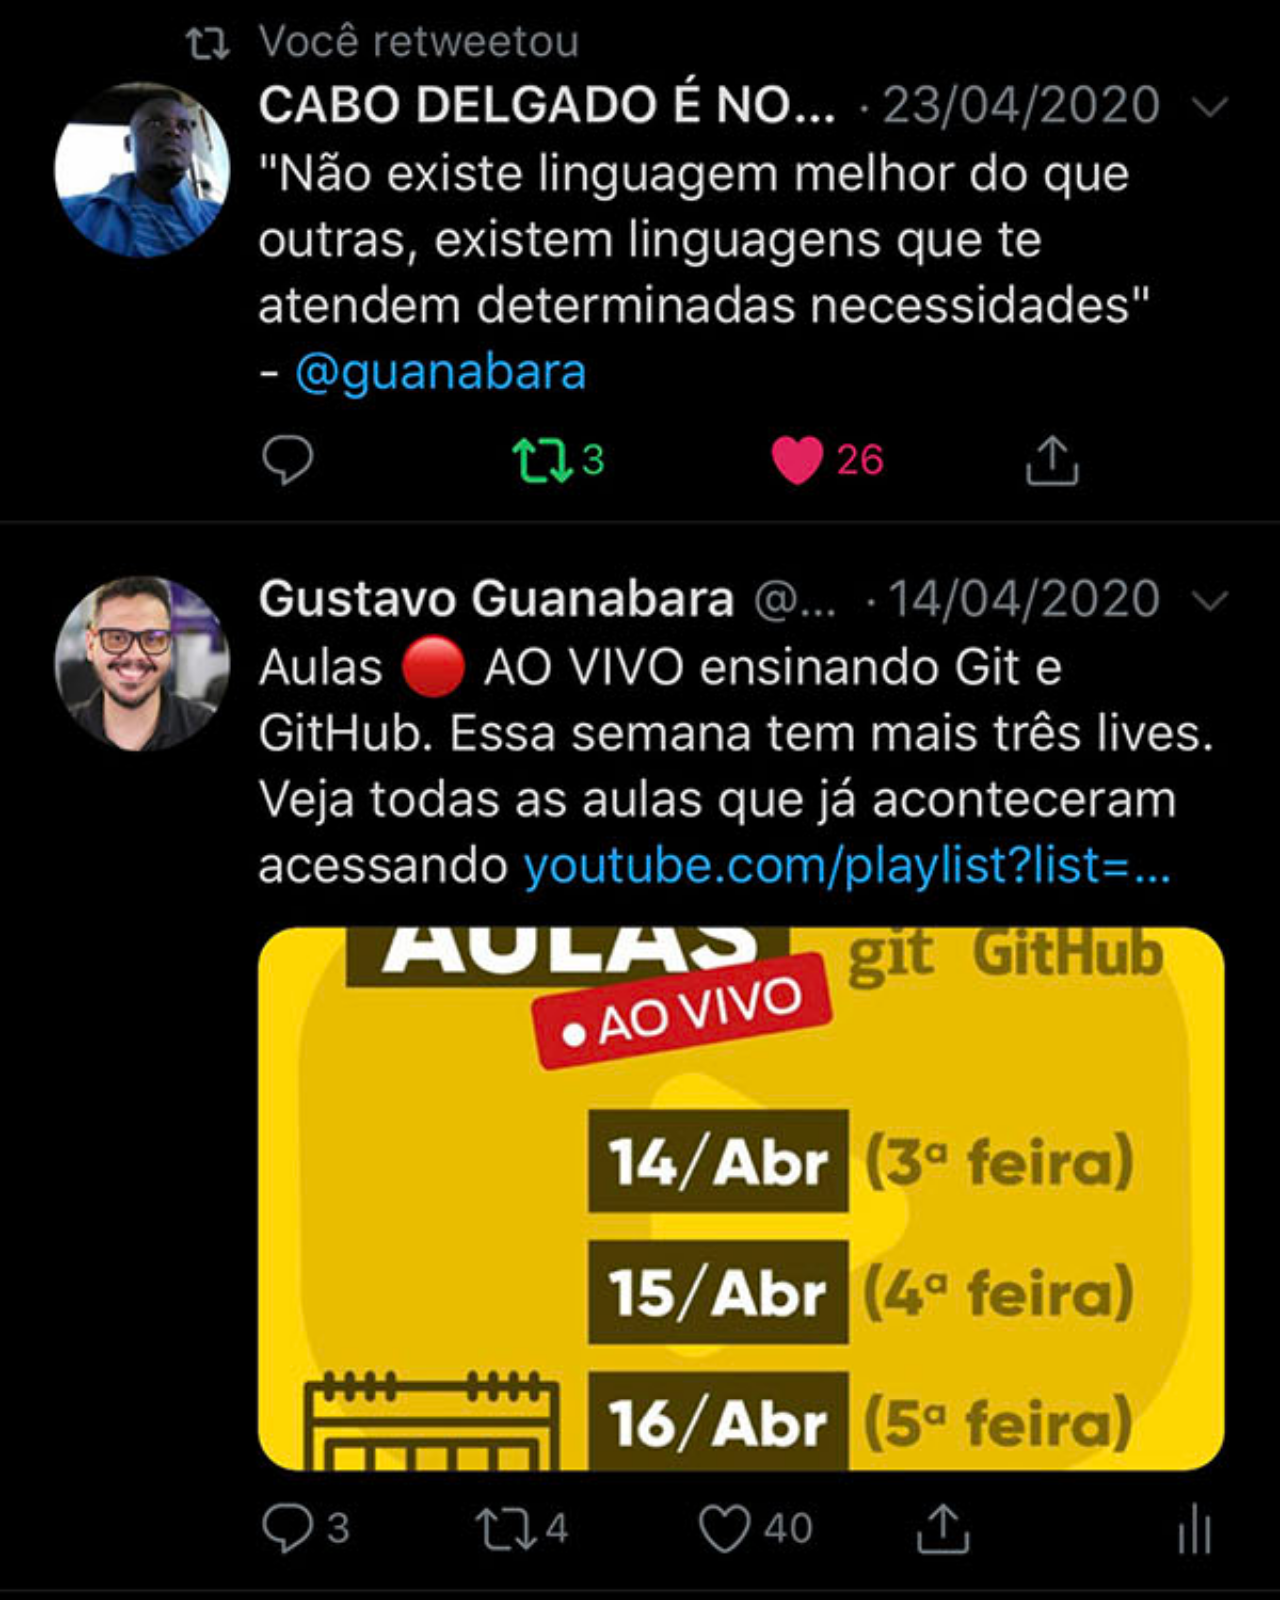
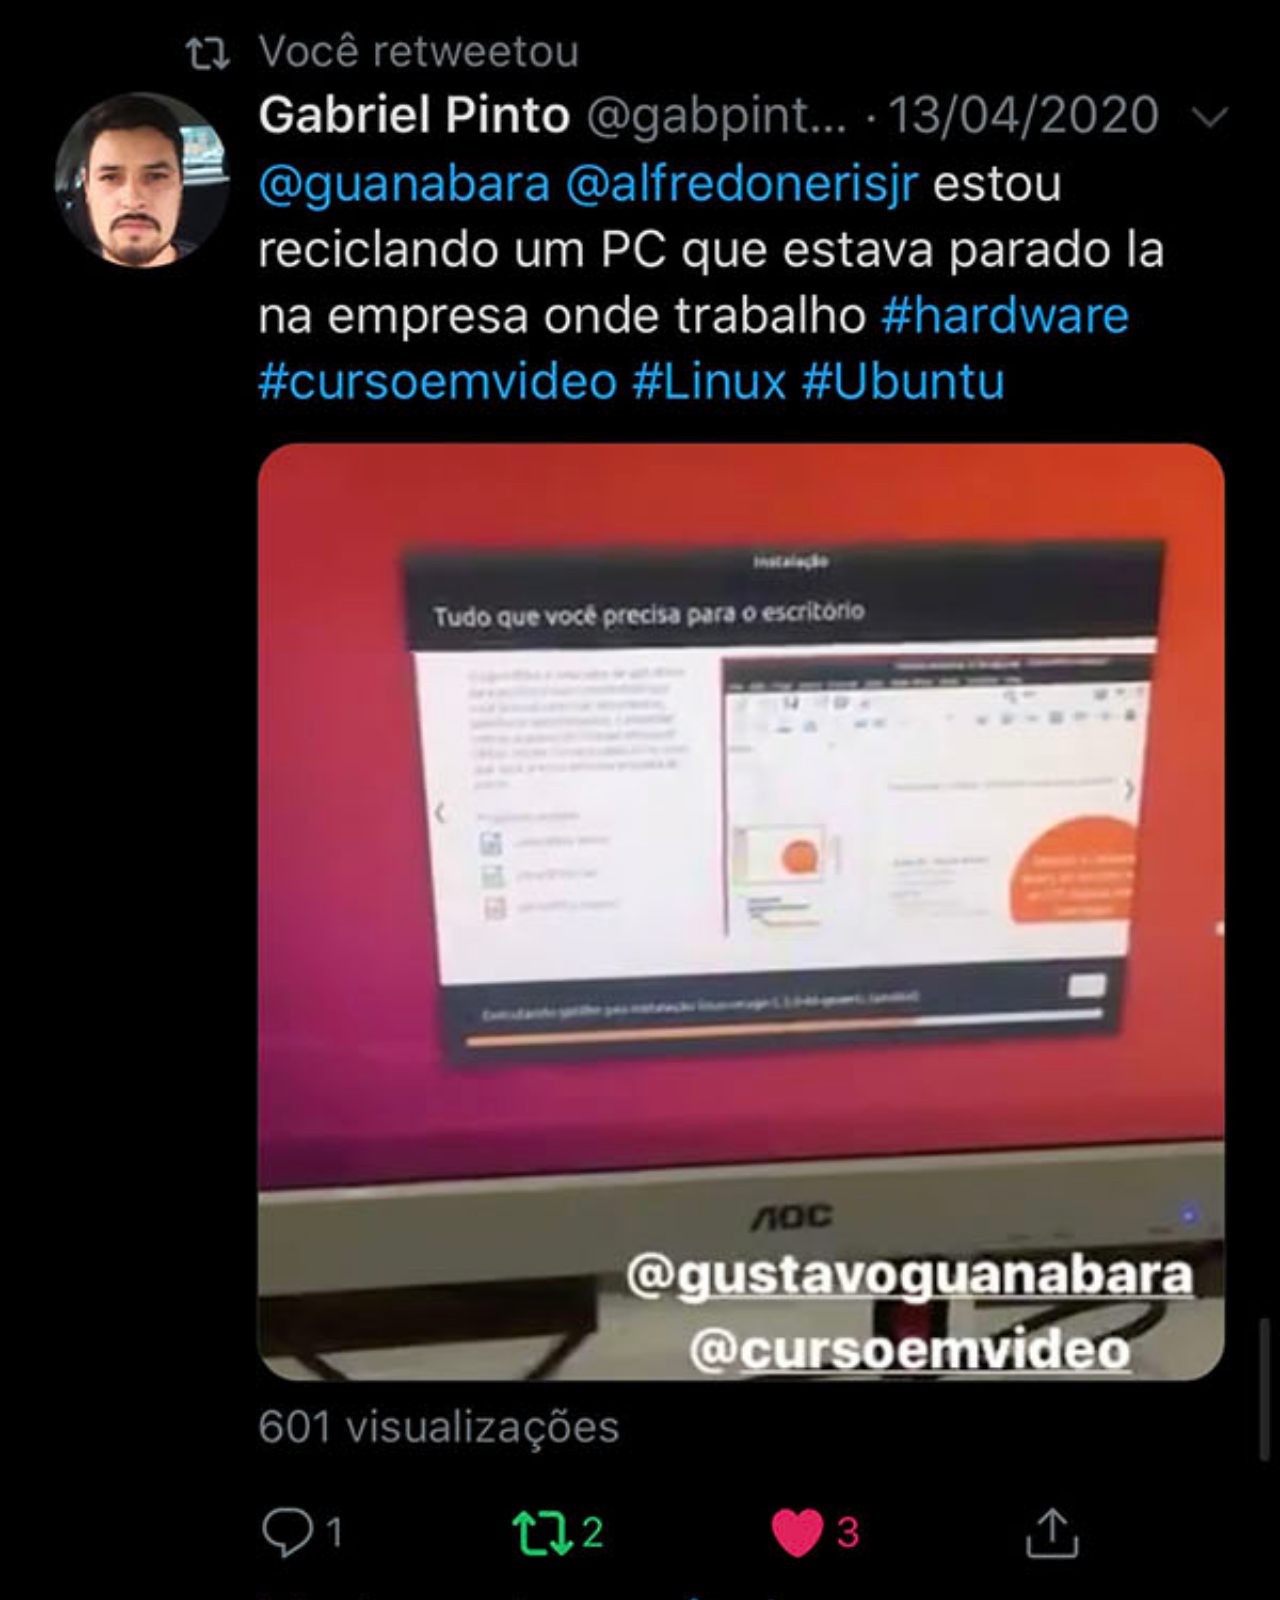
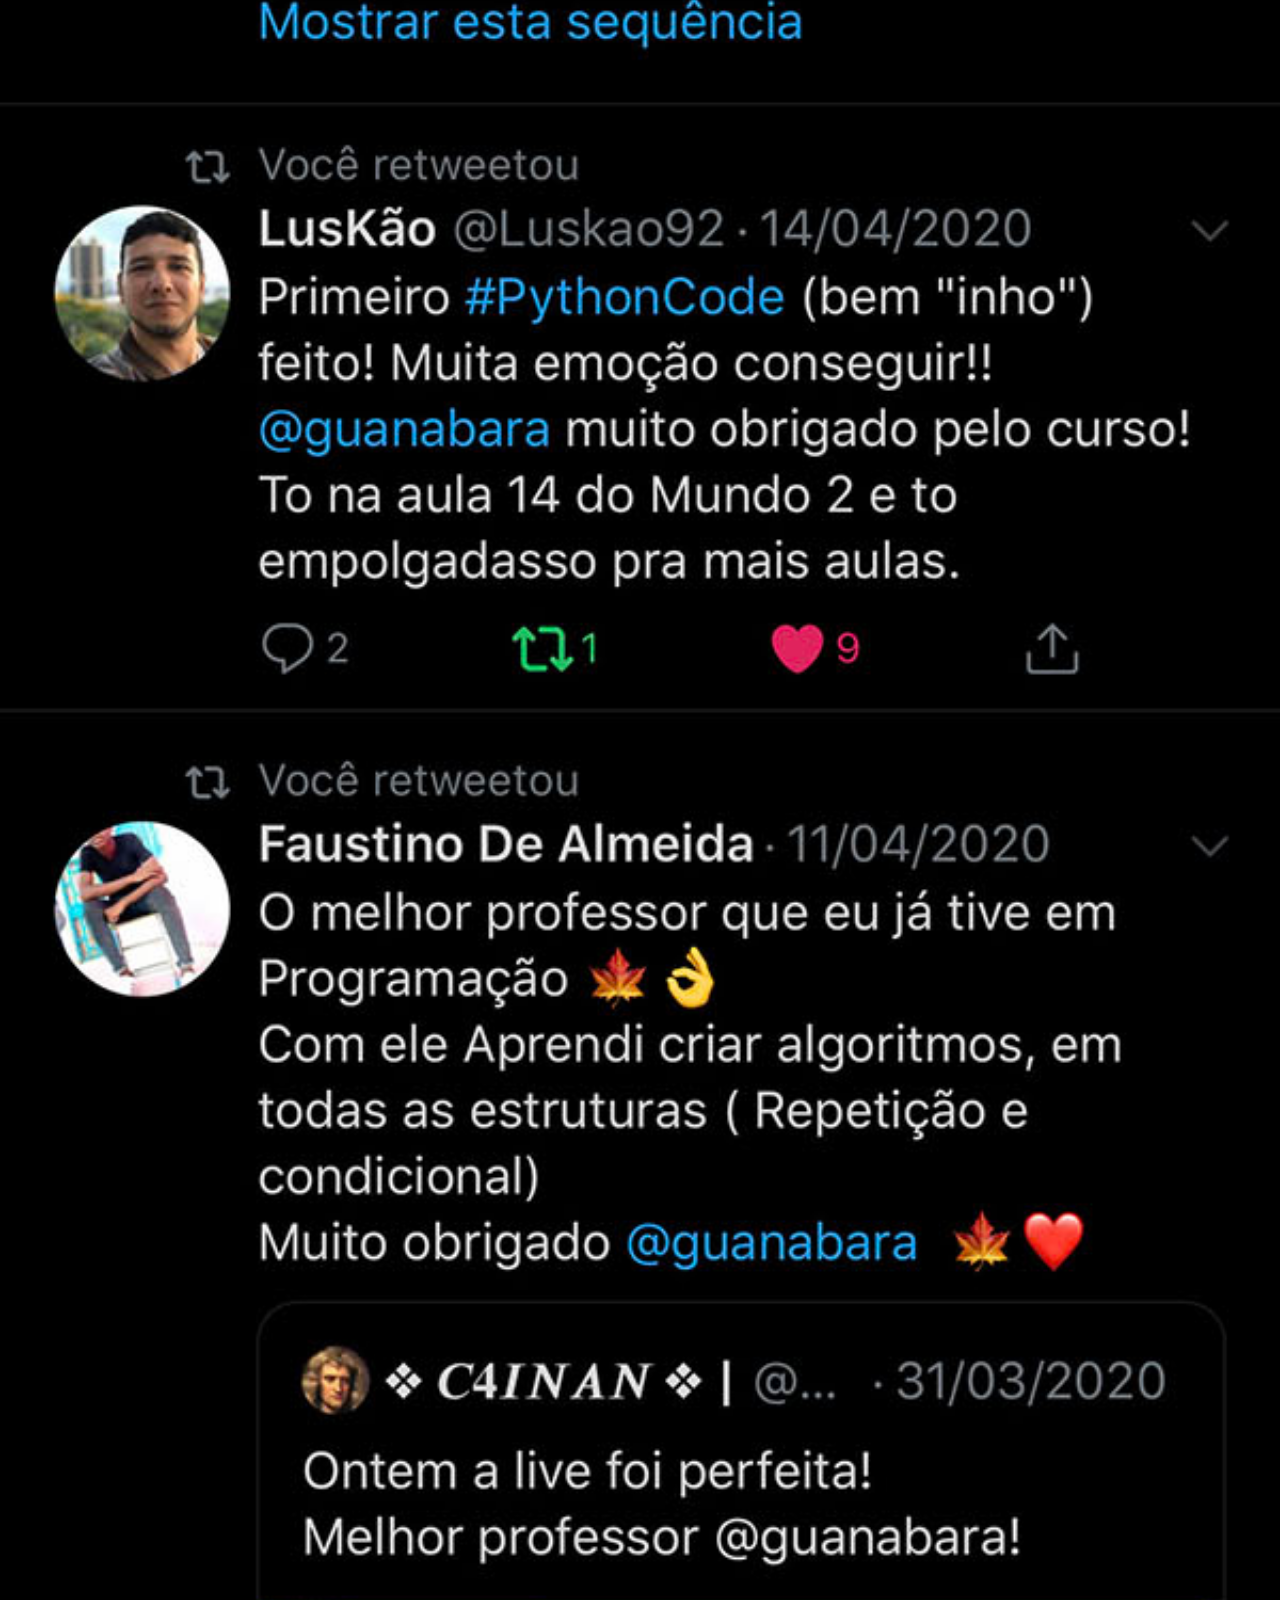
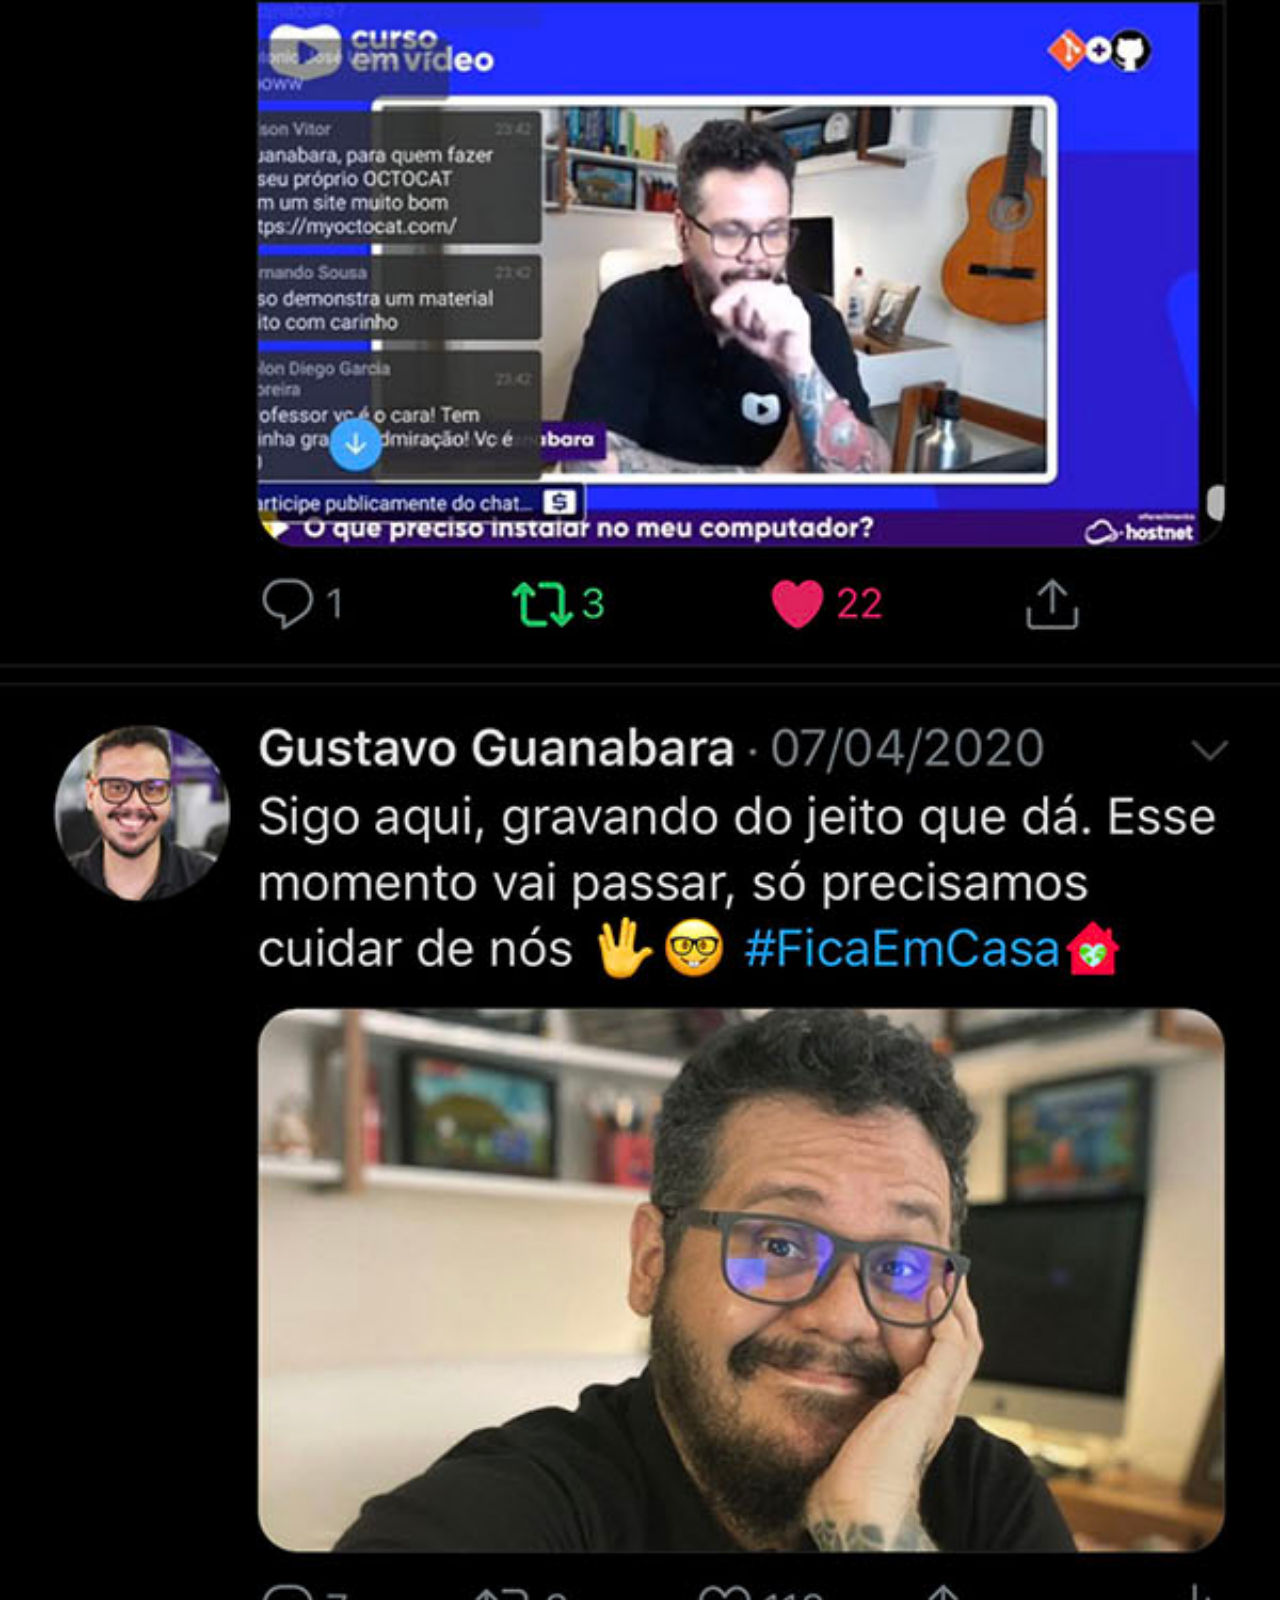
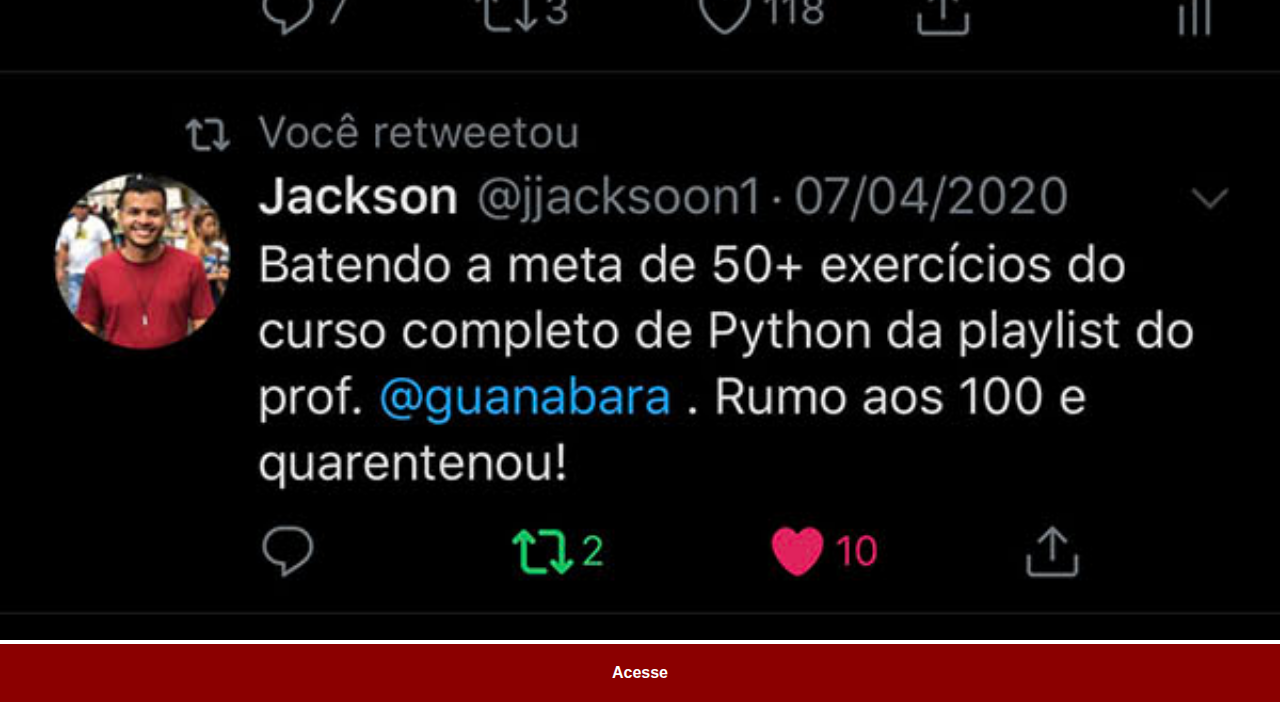
<file: twitter.html>
<!DOCTYPE html>
<html lang="pt-br">
<head>
    <meta charset="UTF-8">
    <meta name="viewport" content="width=device-width, initial-scale=1.0">
    <title>Twitter</title>
    <link rel="stylesheet" href="estilos/social.css">
</head>
<body>
    <img src="imagens/tela-twitter.jpg" alt="Twitter">
    <a href="https://twitter.com/guanabara" target="_blank">Acesse</a>
</body>
</html>
</file>
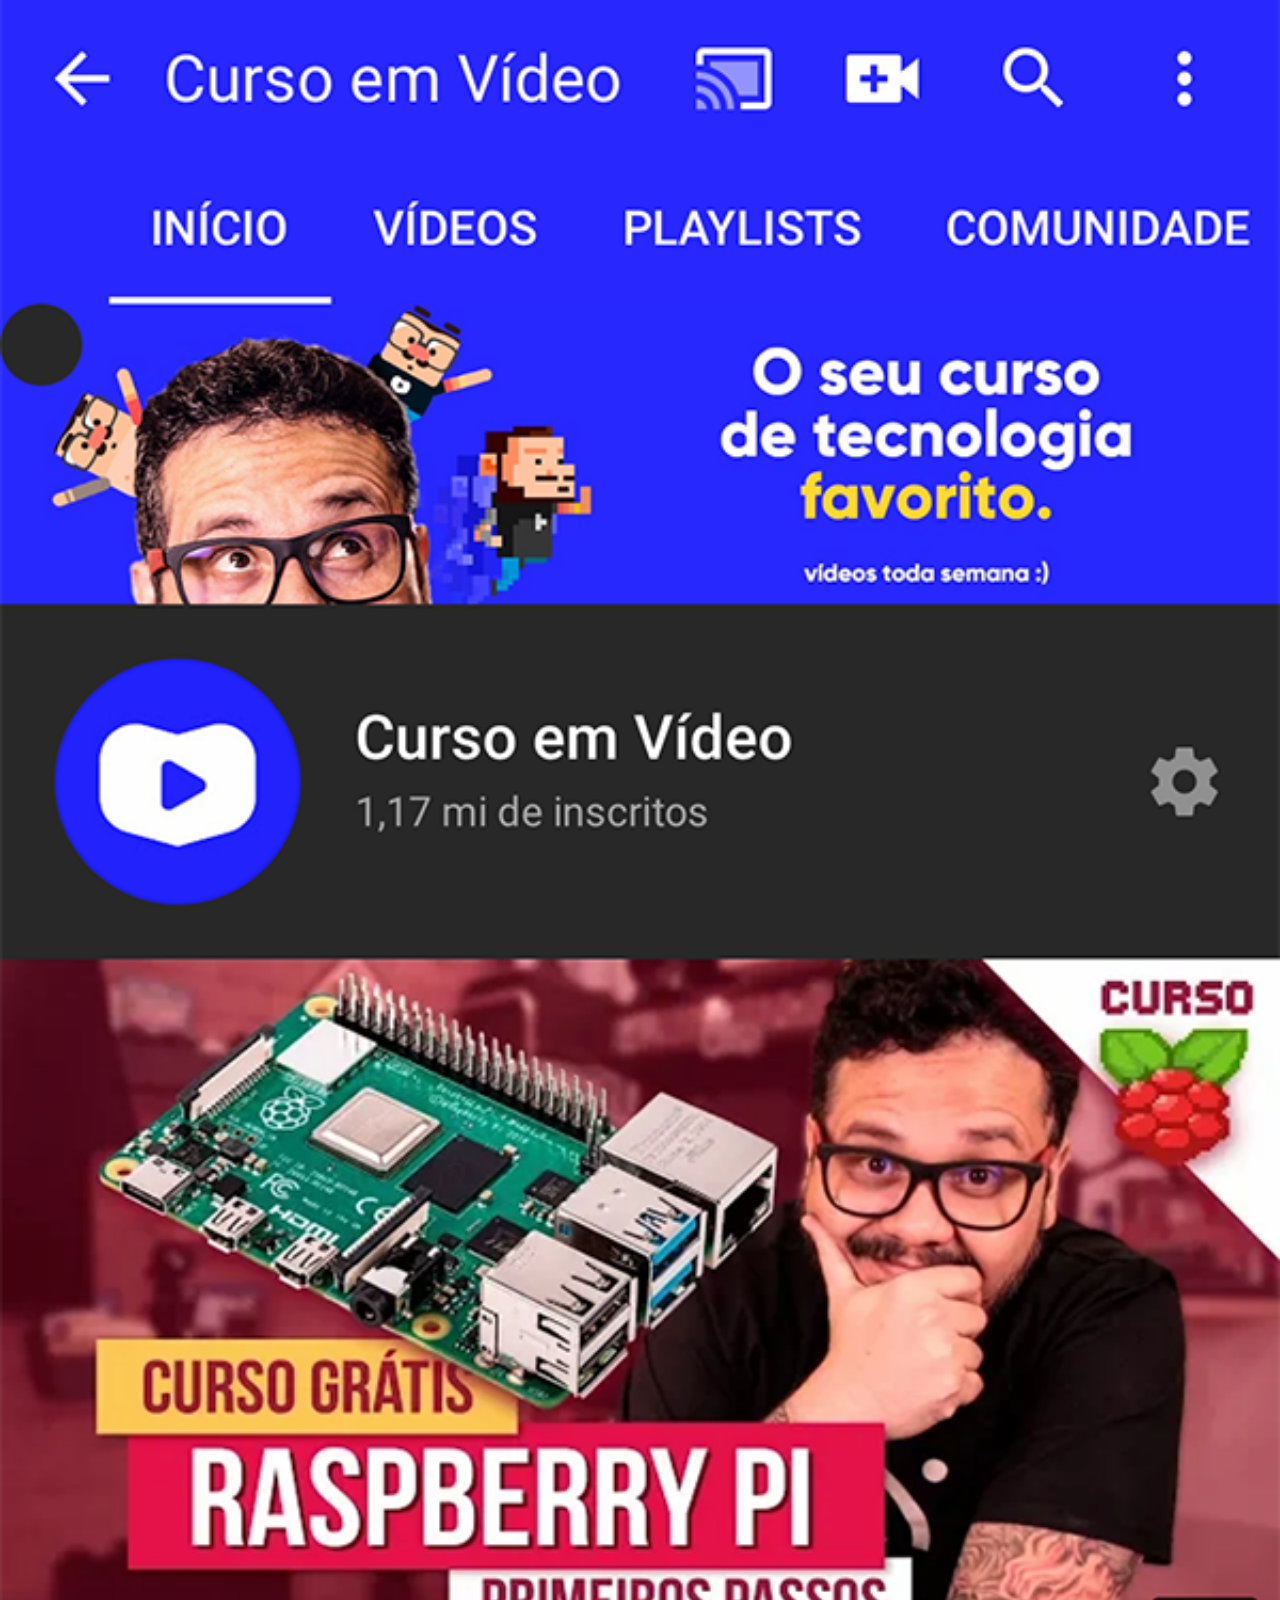
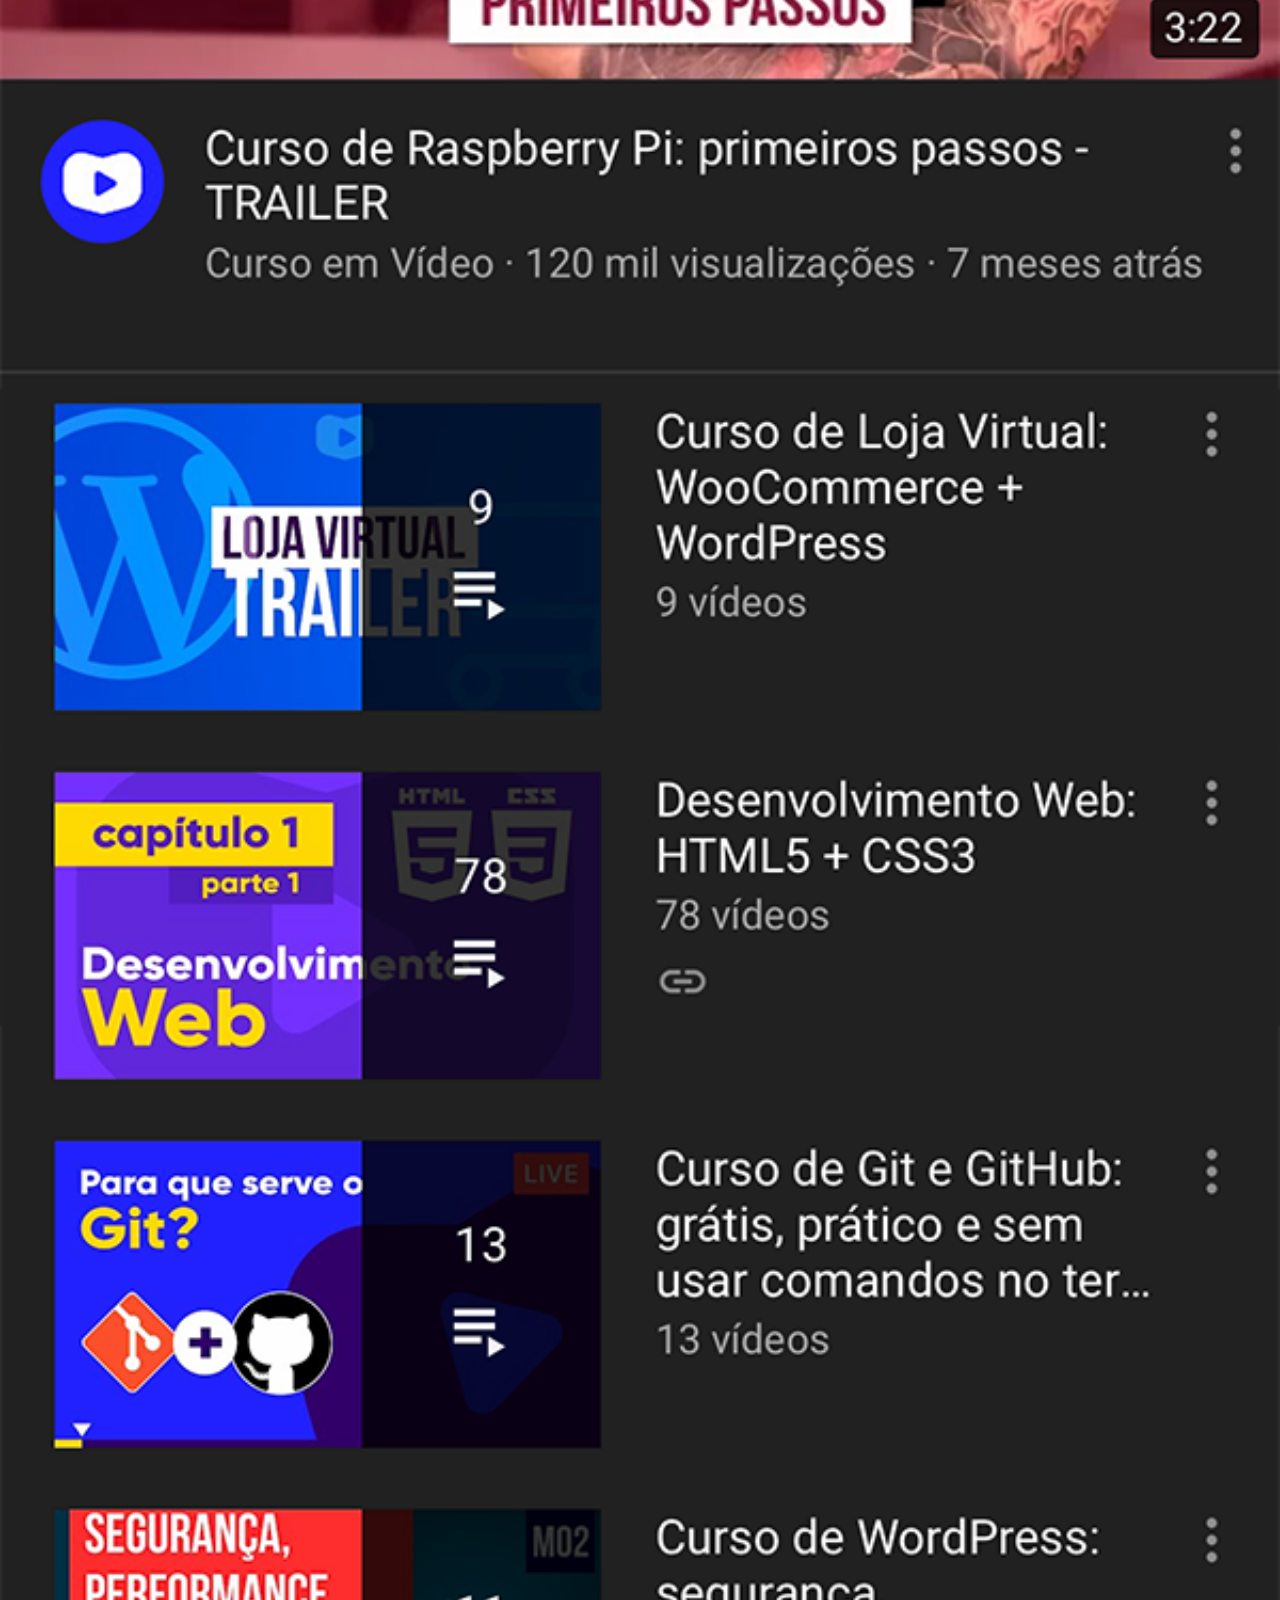
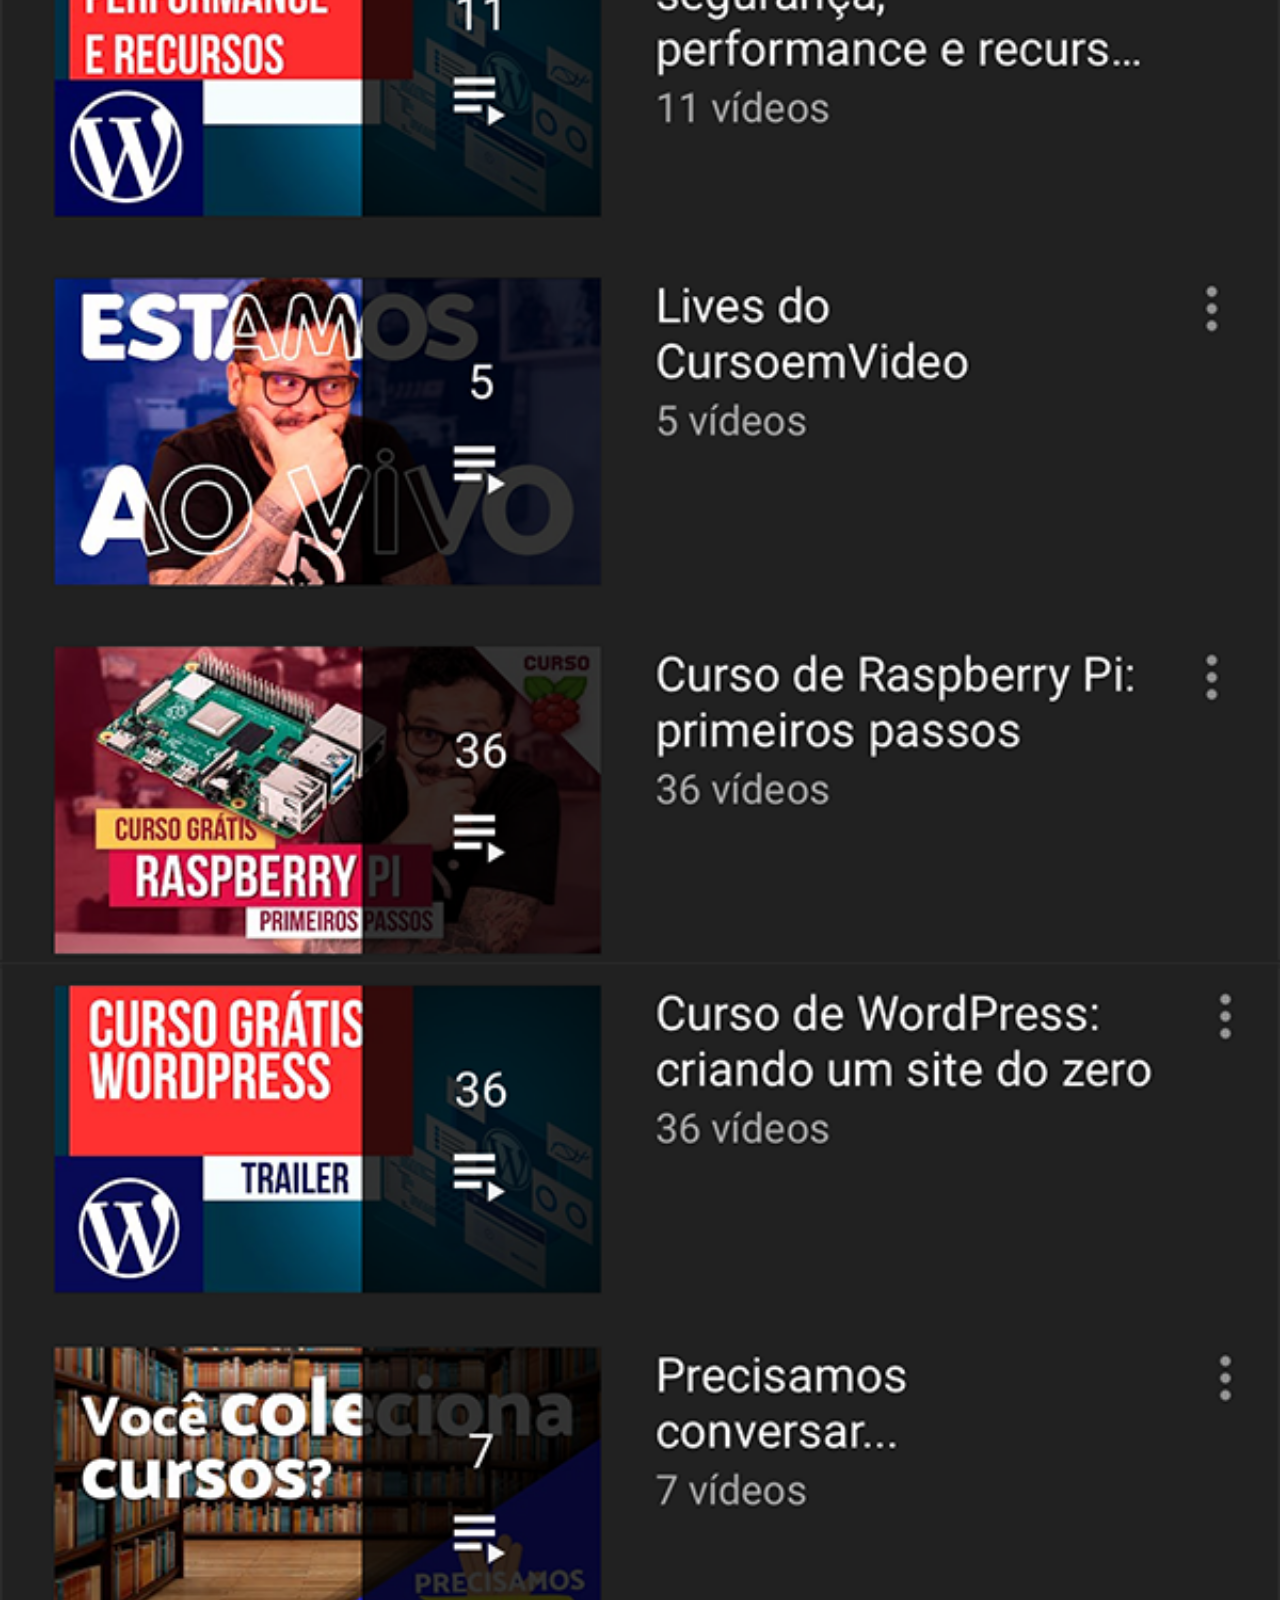
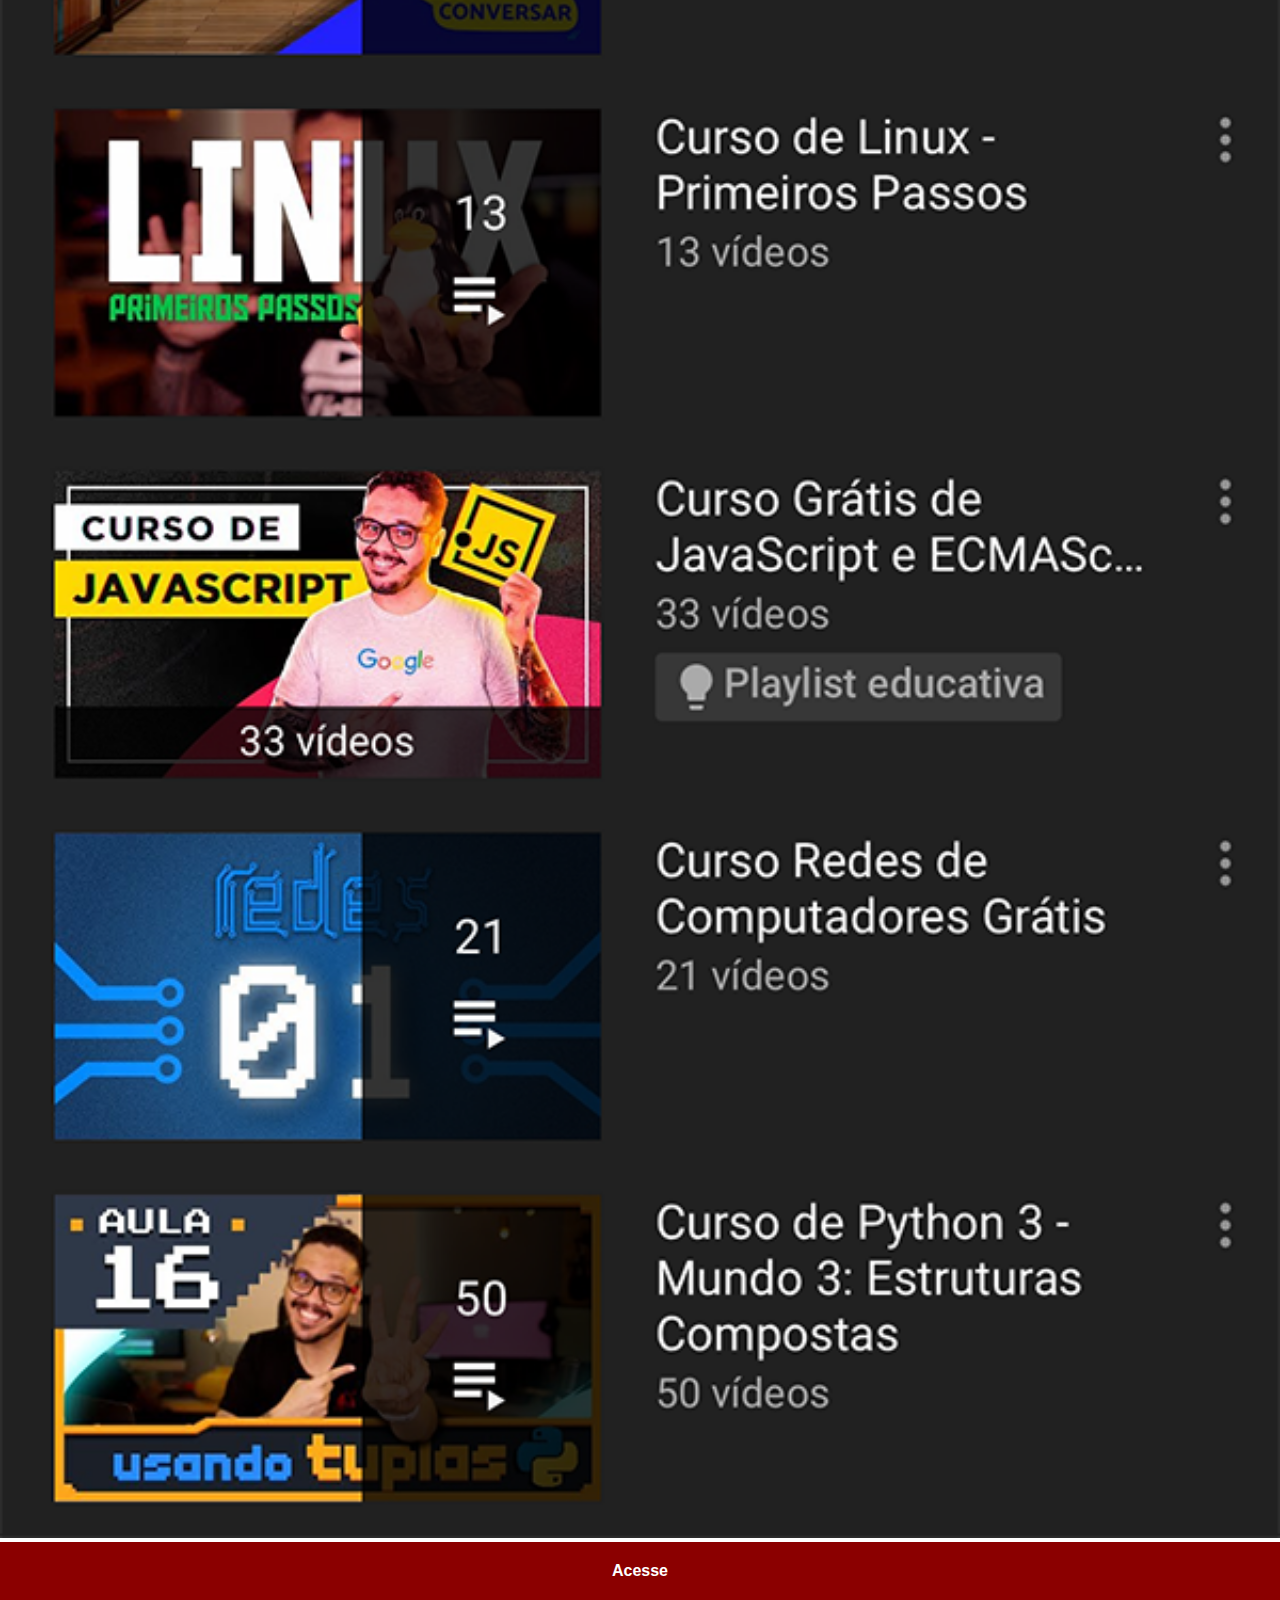
<file: youtube.html>
<!DOCTYPE html>
<html lang="pt-br">
<head>
    <meta charset="UTF-8">
    <meta name="viewport" content="width=device-width, initial-scale=1.0">
    <title>Youtube</title>
    <link rel="stylesheet" href="estilos/social.css">
    
</head>
<body>
    <img src="imagens/tela-youtube.png" alt="Youtube">
    <a href="https://www.youtube.com/@CursoemVideo" target="_blank">Acesse</a>
</body>
</html>
</file>
<file: estilos/style.css>
@charset "UTF-8";

* {
margin: 0px;
padding: 0px;
font-family: Arial, Helvetica, sans-serif;
}

html, body{
    height: 100vh;
    width: 100vw;
    background-color: black;
}

body {
    background: url('../imagens/fundo-madeira.jpg' ) no-repeat top center;
    background-size: cover;
    background-attachment: fixed;
}

main {
    position: relative;
    height: 100vh;
}

section#telefone {
    position: absolute;
    top: 50%;
    left: 50%;
    transform: translate(-50%, -50%);

    height: 627px;
    width: 311px;
    background: url('../imagens/frame-iphone.png') no-repeat;
}
section#redes-sociais{
    text-align: right;
}
section#redes-sociais img{
    width: 50px;
    margin: 10px;
    border-radius: 50%;
    box-shadow: 2px 2px 5px rgba(0, 0, 0, 0.541);
    
}

section#redes-sociais img:hover {
    border: 2px solid rgba(255, 255, 255, 0.171);
    transform: translate(-3px -3px);
    box-shadow: 5px 5px 10px rgba(0, 0, 0, 0.514);
    transition: 0.5s border 0.3;
}

iframe#tela{
    position: relative;
    top: 80px;
    left: 22px;
    width: 267px;
    height: 471px;
}
</file>
<file: estilos/social.css>
@charset "UTF-8";

* {
    margin: 0px;
    padding: 0px;
    font-family: Arial, Helvetica, sans-serif;
}

::-webkit-scrollbar{
    width: 0px;
    height: 0px;
}

img {
    width: 100vw;

}

a {
    display: block;
    background-color: darkred;
    color: white;
    padding: 20px;
    text-align: center;
    font-weight: bolder;
    text-decoration: none;
}
 a:hover {
    background-color: red;
 }
</file>
